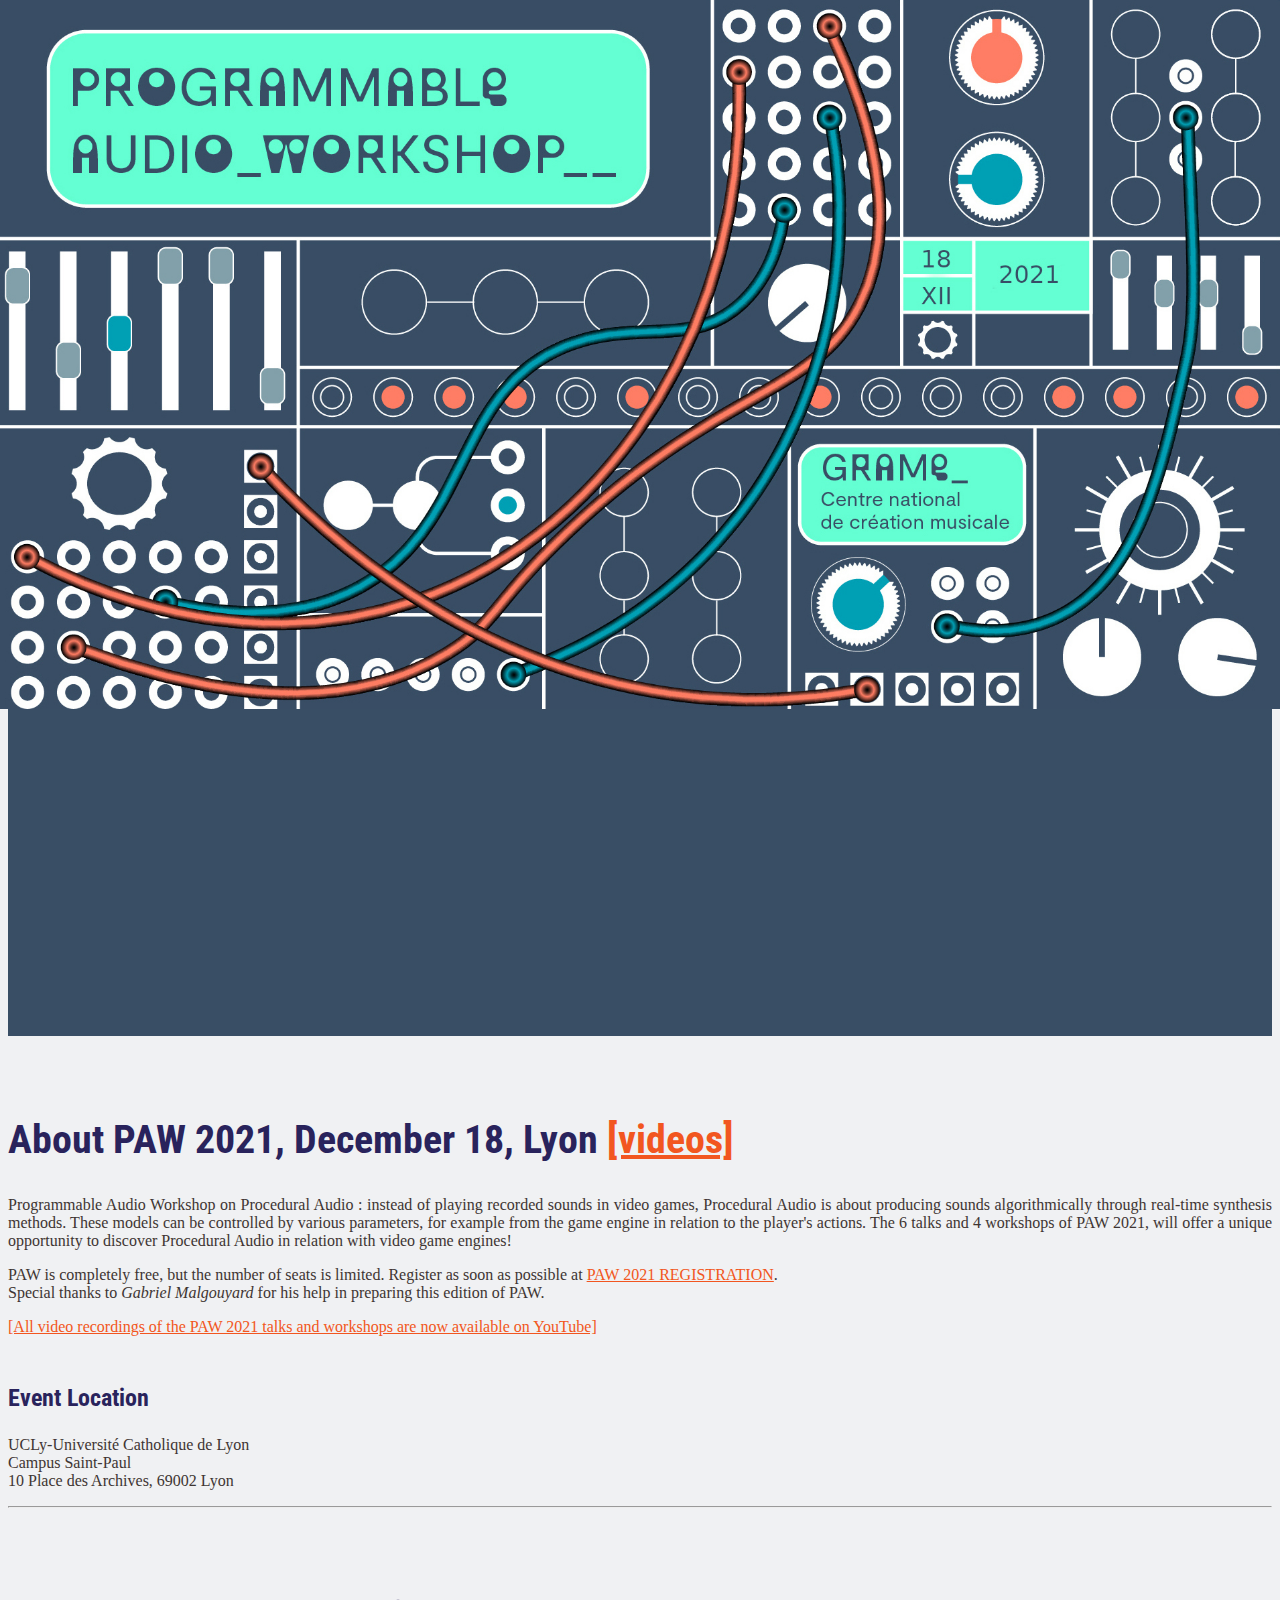
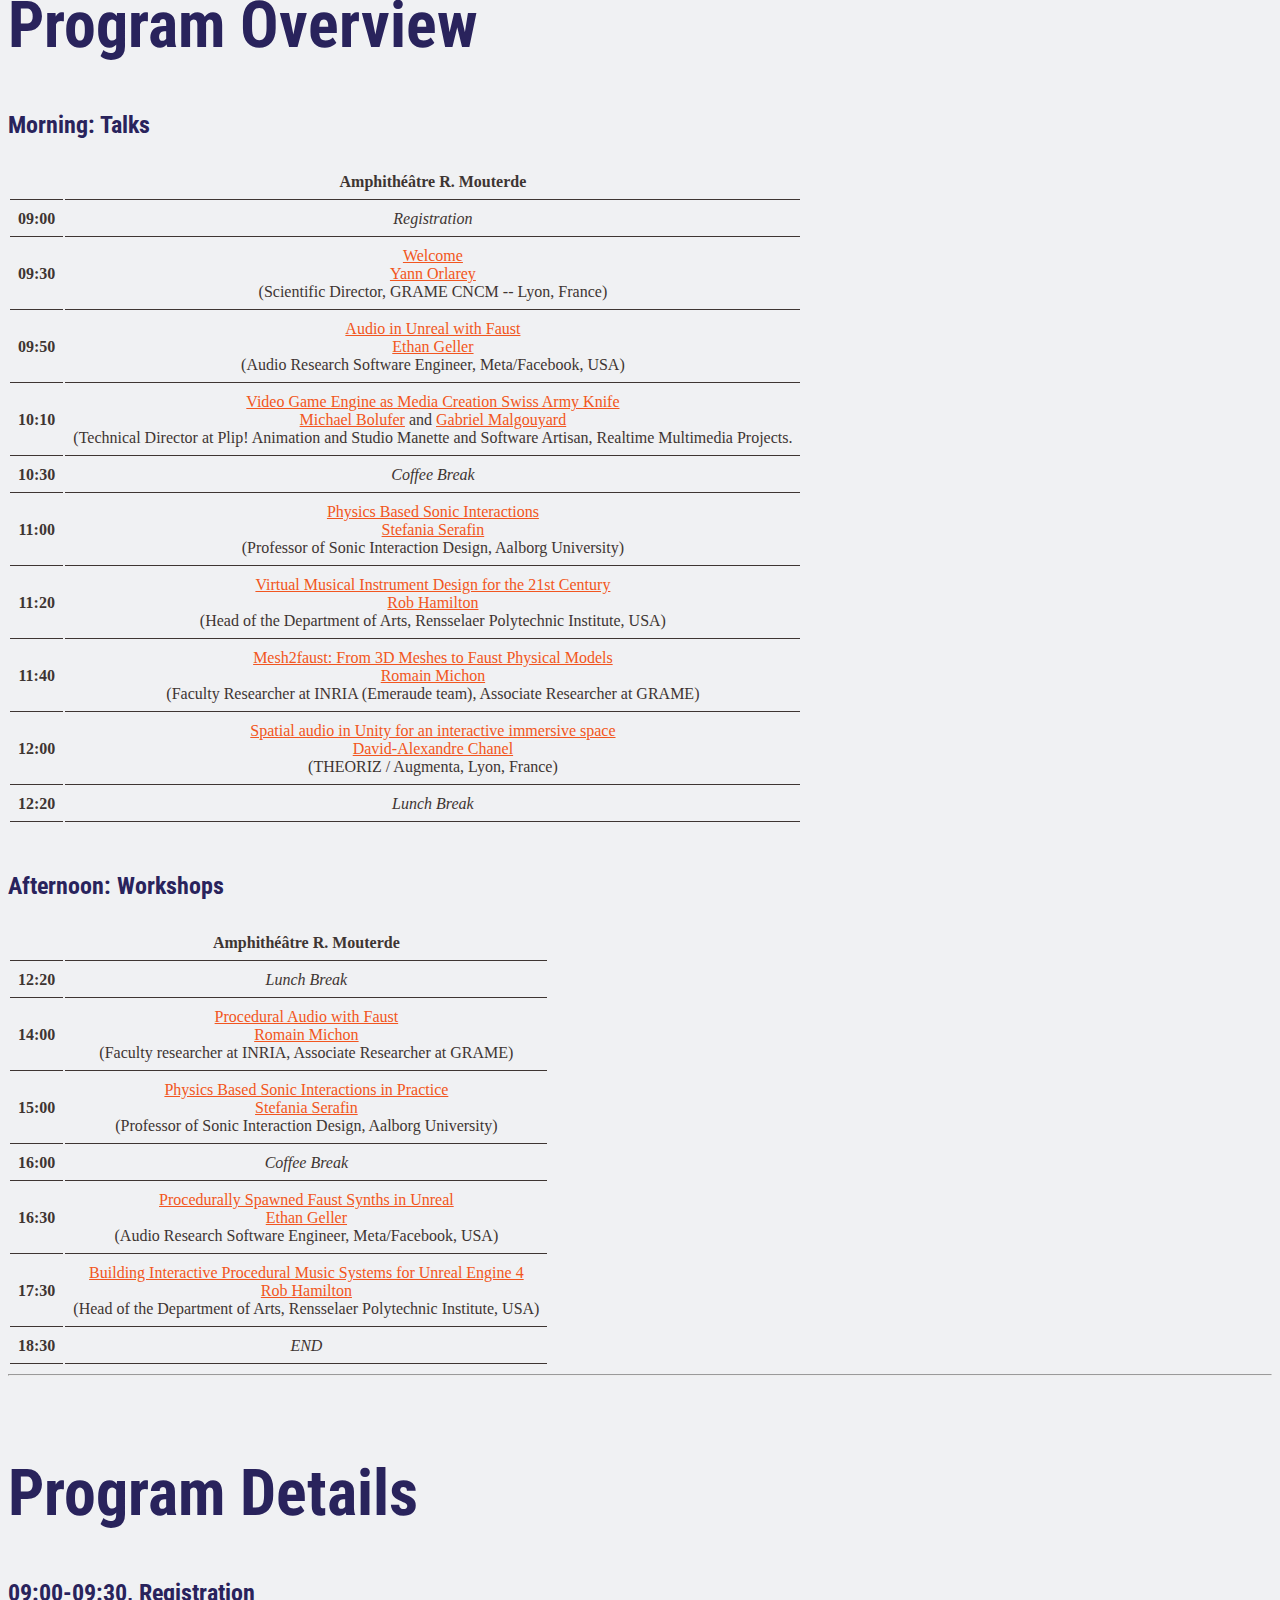
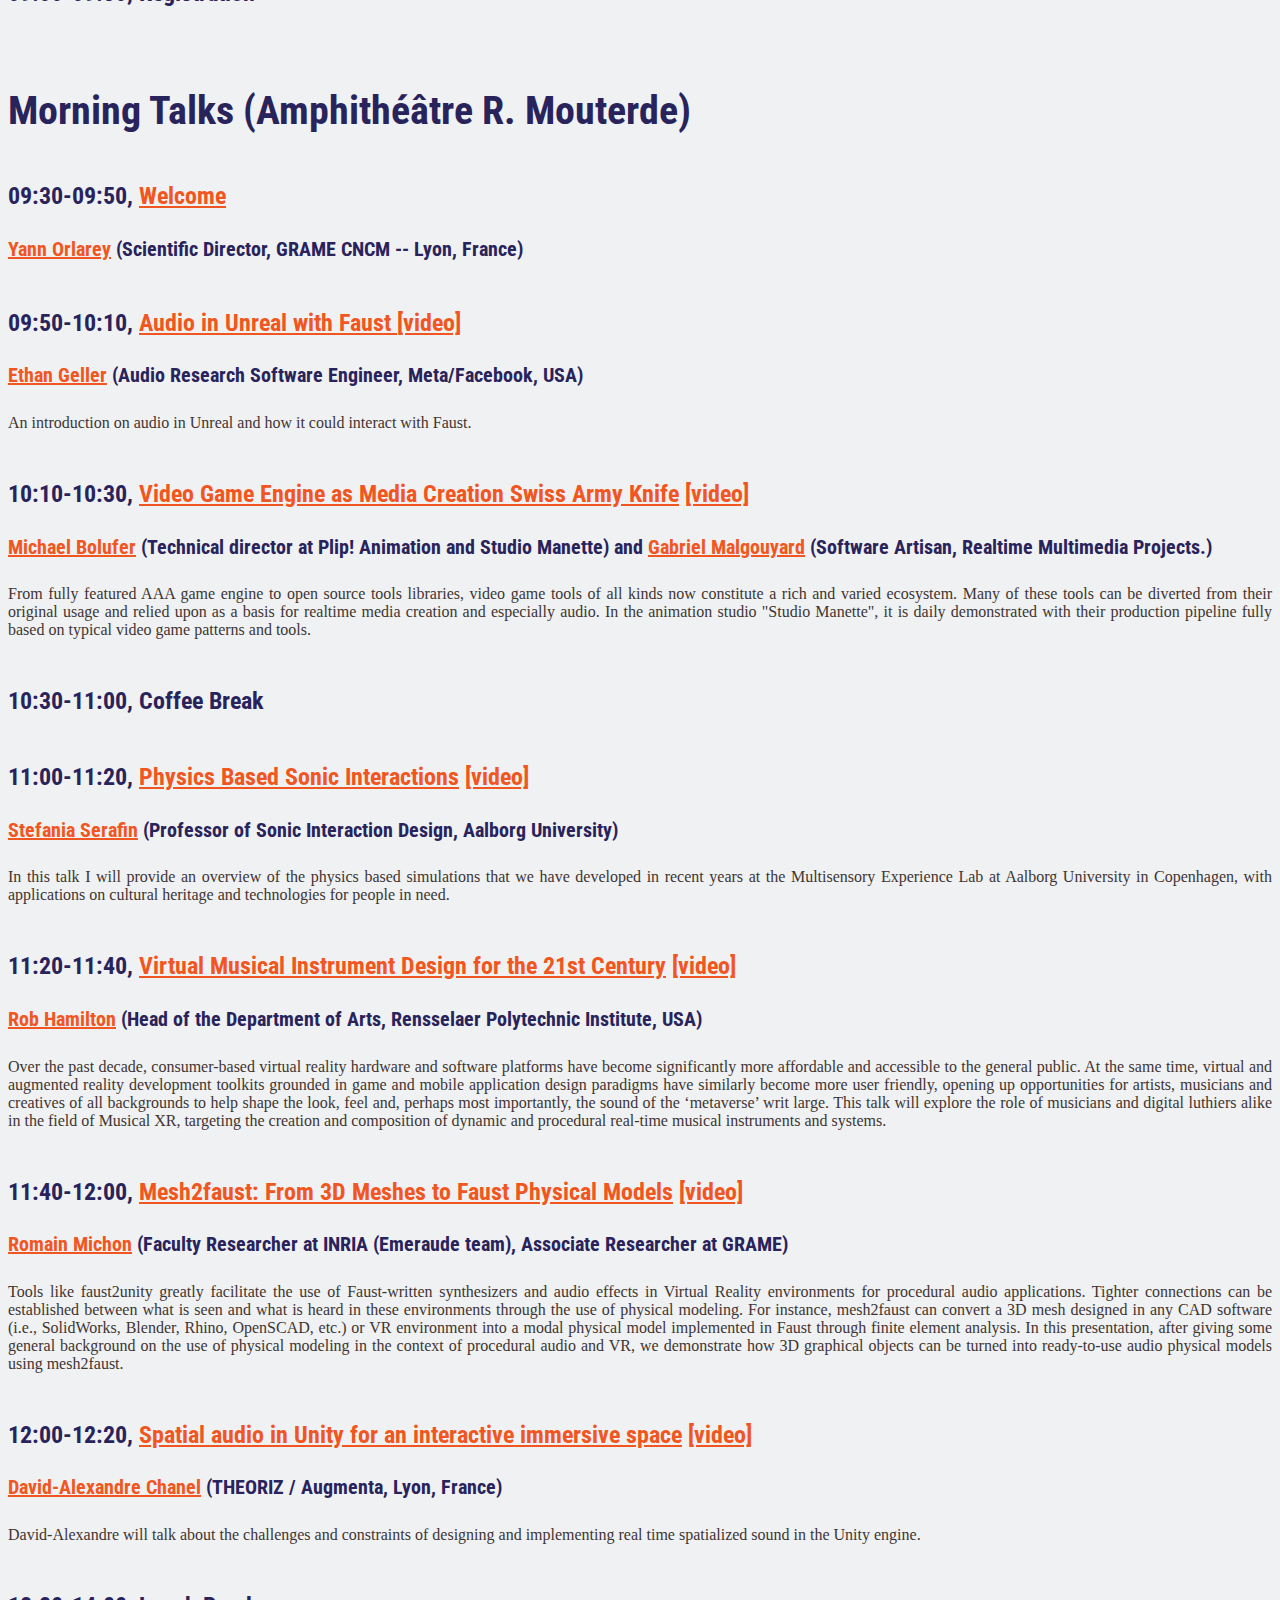
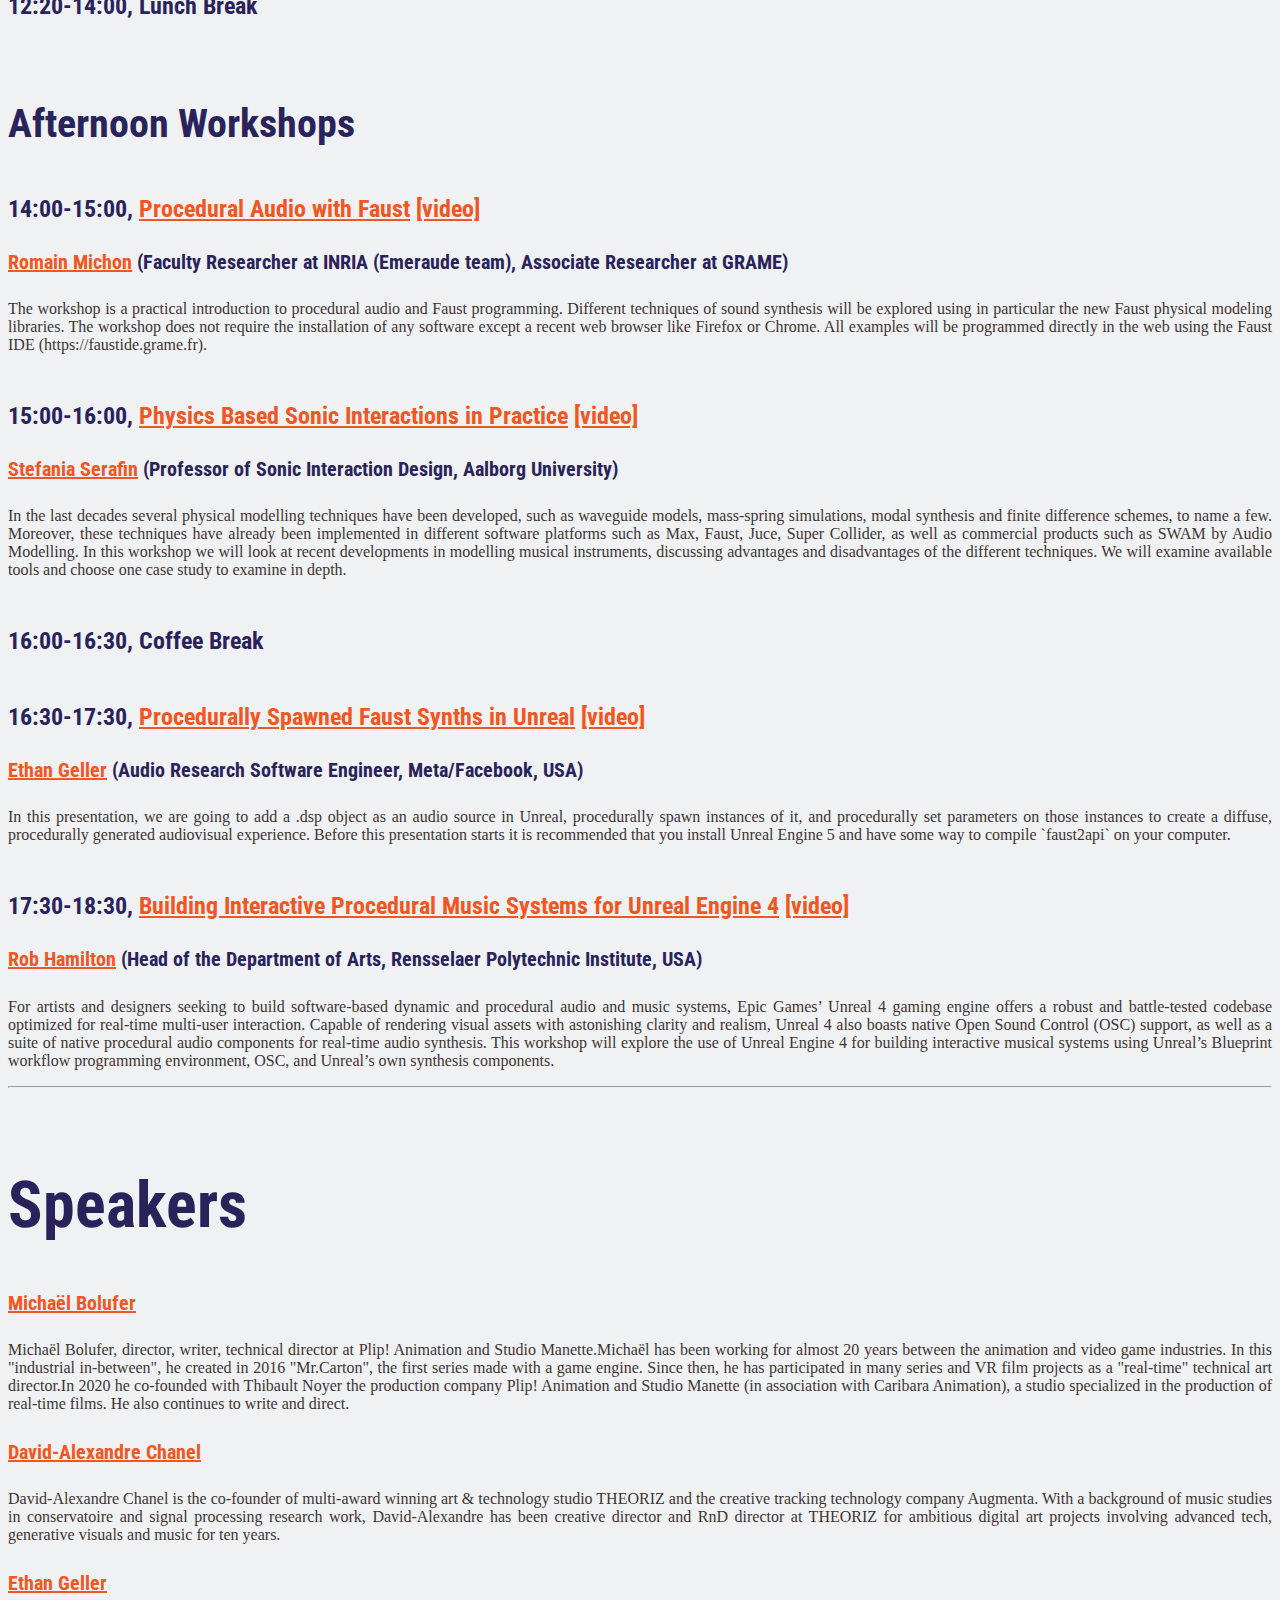
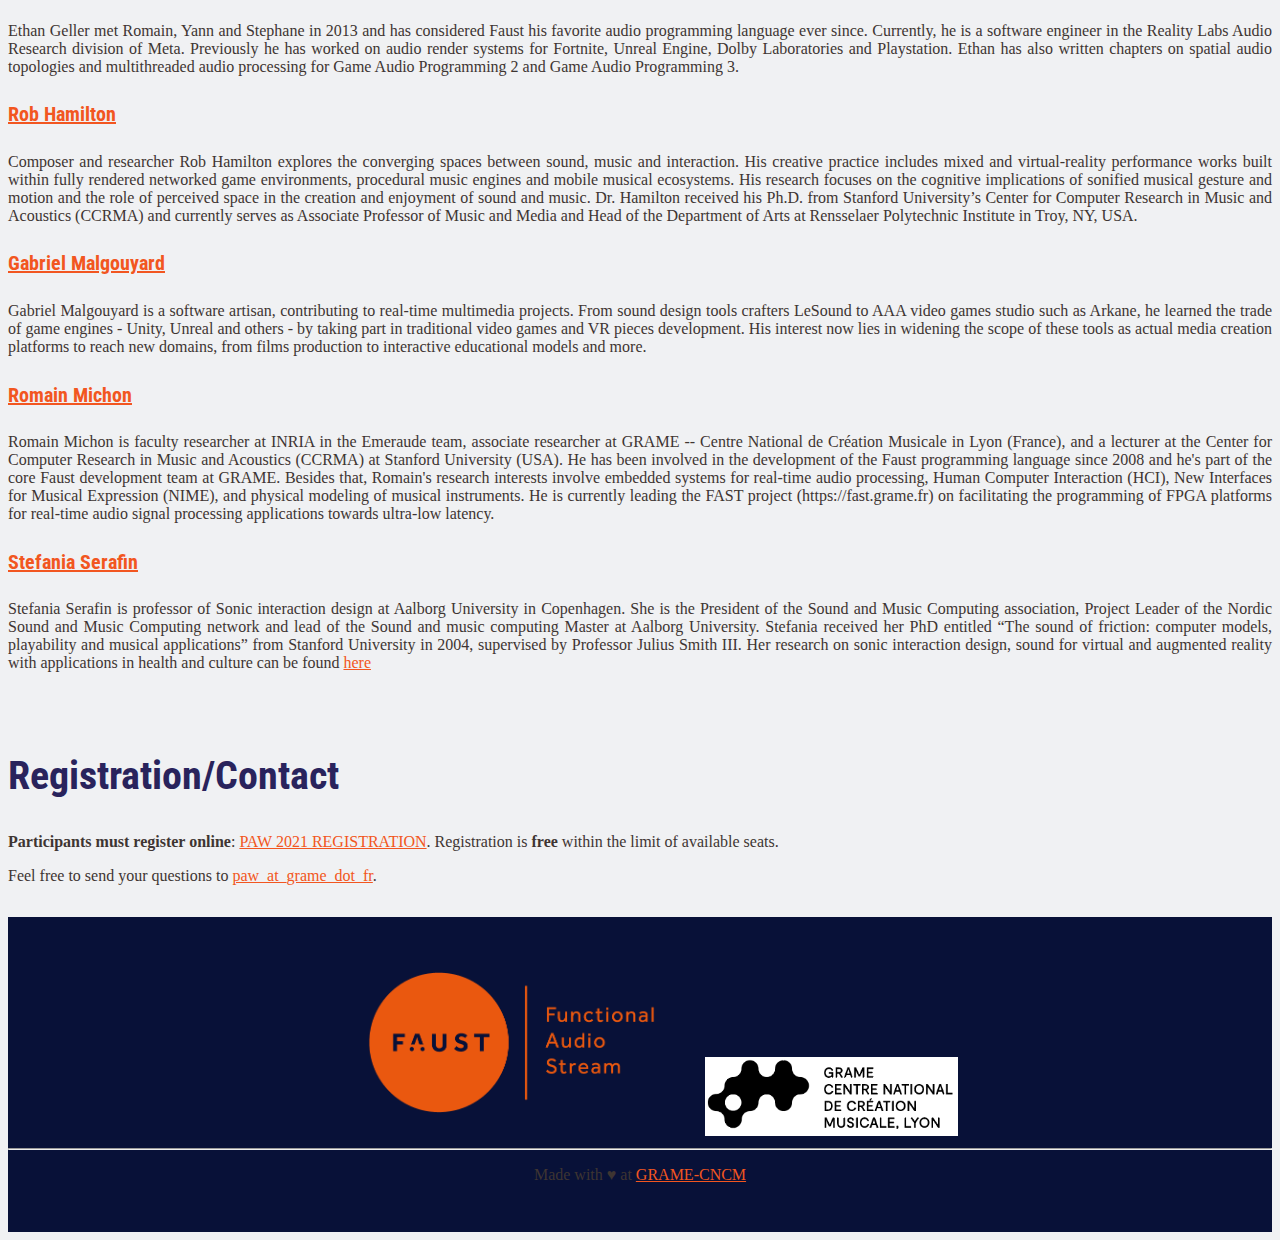
<file: docs/2021/index.html>
<!doctype html>
<html lang="en">

<head>
  <!-- Required meta tags -->
  <meta charset="utf-8">
  <meta name="viewport" content="width=device-width, initial-scale=1, shrink-to-fit=no">

  <!-- Bootstrap CSS -->
  <link rel="stylesheet" href="https://stackpath.bootstrapcdn.com/bootstrap/4.1.3/css/bootstrap.min.css"
    integrity="sha384-MCw98/SFnGE8fJT3GXwEOngsV7Zt27NXFoaoApmYm81iuXoPkFOJwJ8ERdknLPMO" crossorigin="anonymous">

  <link href="https://fonts.googleapis.com/css?family=Roboto|Roboto+Condensed&display=swap" rel="stylesheet">

  <link href="css/paw.css" rel="stylesheet">

  <title>Programmable Audio Workshop (PAW)</title>
</head>

<body>

  <header>
    <nav class="navbar navbar-expand-md navbar-dark fixed-top bg-dark">
      <a class="navbar-brand" href="#"><b>Programmable Audio Workshop</b></a>
      <button class="navbar-toggler" type="button" data-toggle="collapse" data-target="#navbarCollapse"
        aria-controls="navbarCollapse" aria-expanded="false" aria-label="Toggle navigation">
        <span class="navbar-toggler-icon"></span>
      </button>
      <div class="collapse navbar-collapse" id="navbarCollapse">
        <ul class="navbar-nav mr-auto">
          <li class="nav-item">
            <a class="nav-link" href="#about">About</a>
          </li>
          <li class="nav-item dropdown">
            <a data-toggle="dropdown" class="nav-link dropdown-toggle" href="">Program</a>
            <div class="dropdown-menu">
              <a class="dropdown-item" href="#program-overview">Overview</a>
              <a class="dropdown-item" href="#program-details">Details</a>
            </div>
          </li>
          <li class="nav-item">
            <a class="nav-link" href="#registration-contact">Registration/Contact</a>
          </li>
        </ul>
      </div>
    </nav>
  </header>

  <main role="main">

    <div id="myCarousel" class="carousel slide" data-ride="carousel">
      <div class="carousel-inner">
        <div class="carousel-item active">
          <img class="first-slide" src="img/banner.jpg" alt="First slide">
          <div class="container">
            <div class="carousel-caption">
              <a class="btn btn-lg btn-primary" href="#program-overview" role="button">See Program</a>
            </div>
          </div>
        </div>
        <!-- <div class="carousel-item">
          <img class="second-slide" src="img/paw1.jpg" alt="Second slide">
        </div> -->
      </div>
      <!--
      <a class="carousel-control-prev" href="#myCarousel" role="button" data-slide="prev">
        <span class="carousel-control-prev-icon" aria-hidden="true"></span>
        <span class="sr-only">Previous</span>
      </a>
      <a class="carousel-control-next" href="#myCarousel" role="button" data-slide="next">
        <span class="carousel-control-next-icon" aria-hidden="true"></span>
        <span class="sr-only">Next</span>
      </a>
    -->
    </div>


    <div class="container">
      <h2 id="about">About PAW 2021, December 18, Lyon <a
          href="https://www.youtube.com/playlist?list=PLwAe7sHp68Sk4t0kpYPh5tn0nZGO9wZb4">[videos]</a></h2>

      <p>Programmable Audio Workshop on Procedural Audio : instead of playing recorded sounds in video games, Procedural
        Audio is about producing sounds algorithmically through real-time synthesis methods. These models can be
        controlled by various parameters, for example from the game engine in relation to the player's actions. The 6
        talks and 4 workshops of PAW 2021, will offer a unique opportunity to discover Procedural Audio in relation with
        video game engines!</p>



      <p>PAW is completely free, but the number of seats is limited. Register as soon as possible at <a
          href="https://forms.gle/DPuoWut4PiF4FyKaA">PAW 2021
          REGISTRATION</a>. <br>
        Special thanks to <em>Gabriel Malgouyard</em> for his help in preparing this edition of PAW.
      </p>

      <p> <a href="https://www.youtube.com/playlist?list=PLwAe7sHp68Sk4t0kpYPh5tn0nZGO9wZb4">[All video recordings of
          the
          PAW 2021 talks and workshops are now available on YouTube]</a> </p>

      <h3>Event Location</h3>

      <p>UCLy-Université Catholique de Lyon<br>
        Campus Saint-Paul<br>
        10 Place des Archives, 69002 Lyon</p>

      <hr>

      <h1 id="program-overview">Program Overview</h1>

      <div class="row">

        <div class="col">
          <h3>Morning: Talks</h3>

          <table class="table">
            <tr>
              <td>
                <div class="time"></div>
              </td>
              <td><strong>Amphithéâtre R. Mouterde</strong></td>
            </tr>
            <tr>
              <td>
                <div class="time">09:00</div>
              </td>
              <td><em>Registration</em></td>
            </tr>
            <tr>
              <td>
                <div class="time">09:30</div>
              </td>
              <td><a href="#welcome">Welcome</a><br>
                <a href="#orlarey">Yann Orlarey</a><br>
                (Scientific Director, GRAME CNCM -- Lyon, France)
              </td>
            </tr>
            <tr>
              <td>
                <div class="time">09:50</div>
              </td>
              <td><a href="#ethantalk">Audio in Unreal with Faust</a>
                <br><a href="#ethanbio">Ethan Geller</a>
                <br>(Audio Research Software Engineer, Meta/Facebook, USA)
              </td>
            </tr>
            <tr>
              <td>
                <div class="time">10:10</div>
              </td>
              <td><a href="#michaeltalk">Video Game Engine as Media Creation Swiss Army Knife</a>
                <br><a href="#michaelbio">Michael Bolufer</a> and <a href="#gabrielbio">Gabriel Malgouyard</a>
                <br>(Technical Director at Plip! Animation and Studio Manette and Software Artisan, Realtime Multimedia
                Projects.

              </td>
            </tr>
            <tr>
              <td>
                <div class="time">10:30</div>
              </td>
              <td><em>Coffee Break</em></td>
            </tr>
            <tr>
              <td>
                <div class="time">11:00</div>
              </td>
              <td><a href="#stefaniatalk">Physics Based Sonic Interactions</a>
                <br><a href="#stefaniabio">Stefania Serafin</a>
                <br>(Professor of Sonic Interaction Design, Aalborg University)
              </td>
            </tr>
            <tr>
              <td>
                <div class="time">11:20</div>
              </td>
              <td><a href="#robtalk">Virtual Musical Instrument Design for the 21st Century</a>
                <br><a href="#robbio">Rob Hamilton</a>
                <br>(Head of the Department of Arts, Rensselaer Polytechnic Institute, USA)
              </td>
            </tr>
            <tr>
              <td>
                <div class="time">11:40</div>
              </td>
              <td><a href="#romaintalk">Mesh2faust: From 3D Meshes to Faust Physical Models</a>
                <br><a href="#romainbio">Romain Michon</a>
                <br>(Faculty Researcher at INRIA (Emeraude team), Associate Researcher at GRAME)
              </td>
            </tr>

            <tr>
              <td>
                <div class="time">12:00</div>
              </td>
              <td><a href="#davidtalk">Spatial audio in Unity for an interactive immersive space</a>
                <br><a href="#davidbio">David-Alexandre Chanel</a>
                <br>(THEORIZ / Augmenta, Lyon, France)
              </td>
            </tr>


            <tr>
              <td>
                <div class="time">12:20</div>
              </td>
              <td><em>Lunch Break</em></td>
            </tr>
          </table>
        </div>
        <div class="col">
          <h3>Afternoon: Workshops</h3>
          <table class="table">
            <tr>
              <td></td>
              <td><strong>Amphithéâtre R. Mouterde</strong></td>
            </tr>
            <tr>
              <td>
                <div class="time">12:20</div>
              </td>
              <td><em>Lunch Break</em></td>
            </tr>

            <tr>
              <td>
                <div class="time">14:00</div>
              </td>
              <td><a href="#romainworkshop">Procedural Audio with Faust</a>
                <br><a href="#romainbio">Romain Michon</a>
                <br>(Faculty researcher at INRIA, Associate Researcher at GRAME)
              </td>
            </tr>
            <tr>
              <td>
                <div class="time">15:00</div>
              </td>
              <td><a href="#stefaniaworkshop">Physics Based Sonic Interactions in Practice</a>
                <br><a href="#stefaniabio">Stefania Serafin</a>
                <br>(Professor of Sonic Interaction Design, Aalborg University)
              </td>
            </tr>
            <tr>
              <td>
                <div class="time">16:00</div>
              </td>
              <td><em>Coffee Break</em></td>

            </tr>
            <tr>
              <td>
                <div class="time">16:30</div>
              </td>
              <td><a href="#ethanworkshop">Procedurally Spawned Faust Synths in Unreal</a>
                <br><a href="#ethanbio">Ethan Geller</a>
                <br>(Audio Research Software Engineer, Meta/Facebook, USA)
              </td>
            </tr>
            <tr>
              <td>
                <div class="time">17:30</div>
              </td>
              <td><a href="#robworkshop">Building Interactive Procedural Music Systems for Unreal Engine 4</a>
                <br><a href="#robbio">Rob Hamilton</a>
                <br>(Head of the Department of Arts, Rensselaer Polytechnic Institute, USA)
              </td>
            </tr>
            <tr>
              <td>
                <div class="time">18:30</div>
              </td>
              <td><em>END</em></td>

            </tr>

          </table>

        </div>
      </div>

      <hr>

      <h1 id="program-details">Program Details</h1>

      <h3>09:00-09:30, Registration</h3>

      <h2>Morning Talks (Amphithéâtre R. Mouterde)</h2>

      <h3 id="welcome">09:30-09:50, <a href="">Welcome</a> </h3>
      <h4><a href="#Yann">Yann Orlarey</a> (Scientific Director, GRAME CNCM -- Lyon, France)</h4>



      <h3 id="ethantalk">09:50-10:10, <a href="">Audio in Unreal with Faust </a> <a
          href="https://www.youtube.com/watch?v=CsPUdRVMs_I&list=PLwAe7sHp68Sk4t0kpYPh5tn0nZGO9wZb4">[video]</a>
      </h3>
      <h4><a href="#ethanbio">Ethan Geller</a> (Audio Research Software Engineer, Meta/Facebook, USA)</h4>
      <p>An introduction on audio in Unreal and how it could interact with Faust.</p>




      <h3 id="michaeltalk">10:10-10:30, <a href="">Video Game Engine as Media Creation Swiss Army Knife</a> <a
          href="https://www.youtube.com/watch?v=3wj3byGO1Zg&list=PLwAe7sHp68Sk4t0kpYPh5tn0nZGO9wZb4&index=2">[video]</a>
      </h3>

      <h4><a href="#michaelbio">Michael Bolufer</a> (Technical director at Plip! Animation and Studio Manette) and <a
          href="#gabrielbio">Gabriel Malgouyard</a> (Software Artisan, Realtime Multimedia Projects.)</h4>

      <p>From fully featured AAA game engine to open source tools libraries, video game tools of all kinds now
        constitute
        a rich and varied ecosystem. Many of these tools can be diverted from their original usage and relied upon as a
        basis for realtime media creation and especially audio. In the animation studio "Studio Manette", it is
        daily demonstrated with their production pipeline fully based on typical video game patterns and tools.</p>


      <h3>10:30-11:00, Coffee Break</h3>


      <h3 id="stefaniatalk">11:00-11:20, <a href="">Physics Based Sonic Interactions</a> <a
          href="https://www.youtube.com/watch?v=D3ytM9vvx00&list=PLwAe7sHp68Sk4t0kpYPh5tn0nZGO9wZb4&index=3">[video]</a>
      </h3>

      <h4><a href="#stefaniabio">Stefania Serafin</a> (Professor of Sonic Interaction Design, Aalborg University)</h4>

      <p>In this talk I will provide an overview of the physics based simulations that we have developed in recent years
        at the Multisensory Experience Lab at Aalborg University in Copenhagen, with applications on cultural heritage
        and technologies for people in need.
      </p>

      <h3 id="robtalk">11:20-11:40, <a href="">Virtual Musical Instrument Design for the 21st Century</a> <a
          href="https://www.youtube.com/watch?v=tamTAXPLHK0&list=PLwAe7sHp68Sk4t0kpYPh5tn0nZGO9wZb4&index=4">[video]</a>
      </h3>

      <h4><a href="#robbio">Rob Hamilton</a> (Head of the Department of Arts, Rensselaer Polytechnic Institute, USA)
      </h4>

      <p>Over the past decade, consumer-based virtual reality hardware and software platforms have become significantly
        more
        affordable and accessible to the general public. At the same time, virtual and augmented reality development
        toolkits
        grounded in game and mobile application design paradigms have similarly become more user friendly, opening up
        opportunities for artists, musicians and creatives of all backgrounds to help shape the look, feel and, perhaps
        most
        importantly, the sound of the ‘metaverse’ writ large. This talk will explore the role of musicians and digital
        luthiers
        alike in the field of Musical XR, targeting the creation and composition of dynamic and procedural real-time
        musical
        instruments and systems.</p>


      <h3 id="romaintalk">11:40-12:00, <a href="">Mesh2faust: From 3D Meshes to Faust Physical Models</a> <a
          href="https://www.youtube.com/watch?v=kB8lhlLRD3o&list=PLwAe7sHp68Sk4t0kpYPh5tn0nZGO9wZb4&index=5">[video]</a>
      </h3>

      <h4><a href="#romainbio">Romain Michon</a> (Faculty Researcher at INRIA (Emeraude team), Associate Researcher at
        GRAME)
      </h4>

      <p>Tools like faust2unity greatly facilitate the use of Faust-written synthesizers and audio effects in Virtual
        Reality environments for procedural audio applications. Tighter connections can be established between what is
        seen and what is heard in these environments through the use of physical modeling. For instance, mesh2faust can
        convert a 3D mesh designed in any CAD software (i.e., SolidWorks, Blender, Rhino, OpenSCAD, etc.) or VR
        environment into a modal physical model implemented in Faust through finite element analysis. In this
        presentation, after giving some general background on the use of physical modeling in the context of procedural
        audio and VR, we demonstrate how 3D graphical objects can be turned into ready-to-use audio physical models
        using mesh2faust.
      </p>


      <h3 id="davidtalk">12:00-12:20, <a href="">Spatial audio in Unity for an interactive immersive space</a> <a
          href="https://www.youtube.com/watch?v=75obOEZc6MA&list=PLwAe7sHp68Sk4t0kpYPh5tn0nZGO9wZb4&index=6">[video]</a>
      </h3>
      <h4><a href="#davidbio">David-Alexandre Chanel</a> (THEORIZ / Augmenta, Lyon, France)</h4>
      <p>
        David-Alexandre will talk about the challenges and constraints of designing and implementing real time
        spatialized sound in the Unity engine.
      </p>

      <h3>12:20-14:00, Lunch Break</h3>

      <h2>Afternoon Workshops</h2>

      <h3 id="romainworkshop">14:00-15:00, <a href="#romainworkshop">Procedural Audio with Faust</a> <a
          href="https://www.youtube.com/watch?v=XKEhSgdnE4o&list=PLwAe7sHp68Sk4t0kpYPh5tn0nZGO9wZb4&index=7">[video]</a>
      </h3>

      <h4><a href="#romainbio">Romain Michon</a> (Faculty Researcher at INRIA (Emeraude team), Associate Researcher at
        GRAME)</h4>

      <p>The workshop is a practical introduction to procedural audio and Faust programming. Different techniques of
        sound synthesis will be explored using in particular the new Faust physical modeling libraries. The workshop
        does not require the installation of any software except a recent web browser like Firefox or Chrome. All
        examples will be programmed directly in the web using the Faust IDE (https://faustide.grame.fr).</p>



      <h3 id="stefaniaworkshop">15:00-16:00, <a href="#stefaniaworkshop">Physics Based Sonic Interactions in
          Practice</a> <a
          href="https://www.youtube.com/watch?v=_eFMg8CGNQA&list=PLwAe7sHp68Sk4t0kpYPh5tn0nZGO9wZb4&index=8">[video]</a>
      </h3>

      <h4><a href="#stefaniabio">Stefania Serafin</a> (Professor of Sonic Interaction Design, Aalborg University)</h4>

      <p>In the last decades several physical modelling techniques have been developed, such as waveguide models,
        mass-spring simulations, modal synthesis and finite difference schemes, to name a few. Moreover, these
        techniques have already been implemented in different software platforms such as Max, Faust, Juce, Super
        Collider, as well as commercial products such as SWAM by Audio Modelling. In this workshop we will look at
        recent developments in modelling musical instruments, discussing advantages and disadvantages of the different
        techniques. We will examine available tools and choose one case study to examine in depth.</p>

      <h3>16:00-16:30, Coffee Break</h3>

      <h3 id="ethanworkshop">16:30-17:30, <a href="#ethanworkshop">Procedurally Spawned Faust Synths in Unreal</a> <a
          href="https://www.youtube.com/watch?v=2TlXPlECzwM&list=PLwAe7sHp68Sk4t0kpYPh5tn0nZGO9wZb4&index=9">[video]</a>
      </h3>

      <h4><a href="#ethanbio">Ethan Geller</a> (Audio Research Software Engineer, Meta/Facebook, USA)</h4>

      <p>
        In this presentation, we are going to add a .dsp object as an audio source in Unreal, procedurally spawn
        instances of
        it, and procedurally set parameters on those instances to create a diffuse, procedurally generated audiovisual
        experience. Before this presentation starts it is recommended that you install Unreal Engine 5 and have some way
        to
        compile `faust2api` on your computer.
      </p>


      <h3 id="robworkshop">17:30-18:30, <a href="#robworkshop">Building Interactive Procedural Music Systems for Unreal
          Engine 4</a> <a
          href="https://www.youtube.com/watch?v=7y9ouSVyWK4&list=PLwAe7sHp68Sk4t0kpYPh5tn0nZGO9wZb4&index=10">[video]</a>
      </h3>

      <h4><a href="#robbio">Rob Hamilton</a> (Head of the Department of Arts, Rensselaer Polytechnic Institute, USA)
      </h4>

      <p>For artists and designers seeking to build software-based dynamic and procedural audio and music systems, Epic
        Games’ Unreal 4 gaming engine offers a robust and battle-tested codebase optimized for real-time multi-user
        interaction. Capable of rendering visual assets with astonishing clarity and realism, Unreal 4 also boasts
        native Open Sound Control (OSC) support, as well as a suite of native procedural audio components for real-time
        audio synthesis. This workshop will explore the use of Unreal Engine 4 for building interactive musical systems
        using Unreal’s Blueprint workflow programming environment, OSC, and Unreal’s own synthesis components.</p>


      <hr>


      <h1 id="Speakers">Speakers</h1>

      <h4 id="michaelbio"><a href="#michaelbio">Michaël Bolufer</a></h4>
      <p>Michaël Bolufer, director, writer, technical director at Plip! Animation and Studio Manette.Michaël has been
        working for almost 20 years between the animation and video game industries. In this "industrial in-between", he
        created in 2016 "Mr.Carton", the first series made with a game engine. Since then, he has participated in many
        series and VR film projects as a "real-time" technical art director.In 2020 he co-founded with Thibault Noyer
        the production company Plip! Animation and Studio Manette (in association with Caribara Animation), a studio
        specialized in the production of real-time films. He also continues to write and direct.</p>

      <h4 id="davidbio"><a href="#davidbio">David-Alexandre Chanel</a></h4>
      <p>David-Alexandre Chanel is the co-founder of multi-award winning art & technology studio THEORIZ and the
        creative tracking technology company Augmenta. With a background of music studies in conservatoire and signal
        processing research work, David-Alexandre has been creative director and RnD director at THEORIZ for ambitious
        digital art projects involving advanced tech, generative visuals and music for ten years.</p>

      <h4 id="ethanbio"><a href="#ethanbio">Ethan Geller</a></h4>
      <p>Ethan Geller met Romain, Yann and Stephane in 2013 and has considered Faust his favorite audio programming
        language
        ever since. Currently, he is a software engineer in the Reality Labs Audio Research division of Meta. Previously
        he has
        worked on audio render systems for Fortnite, Unreal Engine, Dolby Laboratories and Playstation. Ethan has also
        written
        chapters on spatial audio topologies and multithreaded audio processing for Game Audio Programming 2 and Game
        Audio
        Programming 3.</p>

      <h4 id="robbio"><a href="#bobbio">Rob Hamilton</a></h4>
      <p>Composer and researcher Rob Hamilton explores the converging spaces between sound, music and interaction. His
        creative practice includes mixed and virtual-reality performance works built within fully rendered networked
        game environments, procedural music engines and mobile musical ecosystems. His research focuses on the cognitive
        implications of sonified musical gesture and motion and the role of perceived space in the creation and
        enjoyment of sound and music. Dr. Hamilton received his Ph.D. from Stanford University’s Center for Computer
        Research in Music and Acoustics (CCRMA) and currently serves as Associate Professor of Music and Media and Head
        of the Department of Arts at Rensselaer Polytechnic Institute in Troy, NY, USA.</p>

      <h4 id="gabrielbio"><a href="#gabrielbio">Gabriel Malgouyard</a></h4>

      <p>Gabriel Malgouyard is a software artisan, contributing to real-time multimedia projects. From sound design
        tools
        crafters LeSound to AAA video games studio such as Arkane, he learned the trade of game engines - Unity, Unreal
        and
        others - by taking part in traditional video games and VR pieces development.
        His interest now lies in widening the scope of these tools as actual media creation platforms to reach new
        domains, from
        films production to interactive educational models and more.</p>

      <h4 id="romainbio"><a href="#romainbio">Romain Michon</a></h4>
      <p>Romain Michon is faculty researcher at INRIA in the Emeraude team, associate researcher at GRAME -- Centre
        National de Création Musicale in Lyon (France), and a lecturer at the Center for Computer Research in Music and
        Acoustics (CCRMA) at Stanford University (USA). He has been involved in the development of the Faust programming
        language since 2008 and he's part of the core Faust development team at GRAME. Besides that, Romain's research
        interests involve embedded systems for real-time audio processing, Human Computer Interaction (HCI), New
        Interfaces for Musical Expression (NIME), and physical modeling of musical instruments. He is currently leading
        the FAST project (https://fast.grame.fr) on facilitating the programming of FPGA platforms for real-time audio
        signal processing applications towards ultra-low latency.</p>

      <h4 id="stefaniabio"><a href="#stefaniabio">Stefania Serafin</a></h4>
      <p>Stefania Serafin is professor of Sonic interaction design at Aalborg University in Copenhagen. She is the
        President of the Sound and Music Computing association, Project Leader of the Nordic Sound and Music Computing
        network and lead of the Sound and music computing Master at Aalborg University. Stefania received her PhD
        entitled “The sound of friction: computer models, playability and musical applications” from Stanford University
        in 2004, supervised by Professor Julius Smith III. Her research on sonic interaction design, sound for virtual
        and augmented reality with applications in health and culture can be found <a
          href="https://tinyurl.com/35wjk3jn">here</a>
      </p>

      <h2 id="registration-contact">Registration/Contact</h2>
      <p><b>Participants must register online</b>: <a href="https://forms.gle/DPuoWut4PiF4FyKaA">PAW 2021
          REGISTRATION</a>. Registration
        is <b>free</b> within the limit of available seats.</p>
      <p>Feel free to send your questions to <a href="#">paw_at_grame_dot_fr</a>.</p>
    </div>

    <footer class="footer">
      <div class="container footer-content">
        <div id="logos" class="logos">
          <a href="https://faust.grame.fr"><img src=img/logoFaust.png width=30%></a>
          <a href="http://grame.fr"><img src=img/logoGrame.png width=20%></a>
        </div>
        <div class="copyright">
          <hr>
          <p style="text-align:center;">Made with ♥ at <a href="http://grame.fr ">GRAME-CNCM</a></p>
        </div>
      </div>
    </footer>

  </main>

  <!-- Optional JavaScript -->
  <!-- jQuery first, then Popper.js, then Bootstrap JS -->
  <script src="https://code.jquery.com/jquery-3.3.1.slim.min.js"
    integrity="sha384-q8i/X+965DzO0rT7abK41JStQIAqVgRVzpbzo5smXKp4YfRvH+8abtTE1Pi6jizo"
    crossorigin="anonymous"></script>
  <script src="https://cdnjs.cloudflare.com/ajax/libs/popper.js/1.14.3/umd/popper.min.js"
    integrity="sha384-ZMP7rVo3mIykV+2+9J3UJ46jBk0WLaUAdn689aCwoqbBJiSnjAK/l8WvCWPIPm49"
    crossorigin="anonymous"></script>
  <script src="https://stackpath.bootstrapcdn.com/bootstrap/4.1.3/js/bootstrap.min.js"
    integrity="sha384-ChfqqxuZUCnJSK3+MXmPNIyE6ZbWh2IMqE241rYiqJxyMiZ6OW/JmZQ5stwEULTy"
    crossorigin="anonymous"></script>
</body>

</html>
</file>
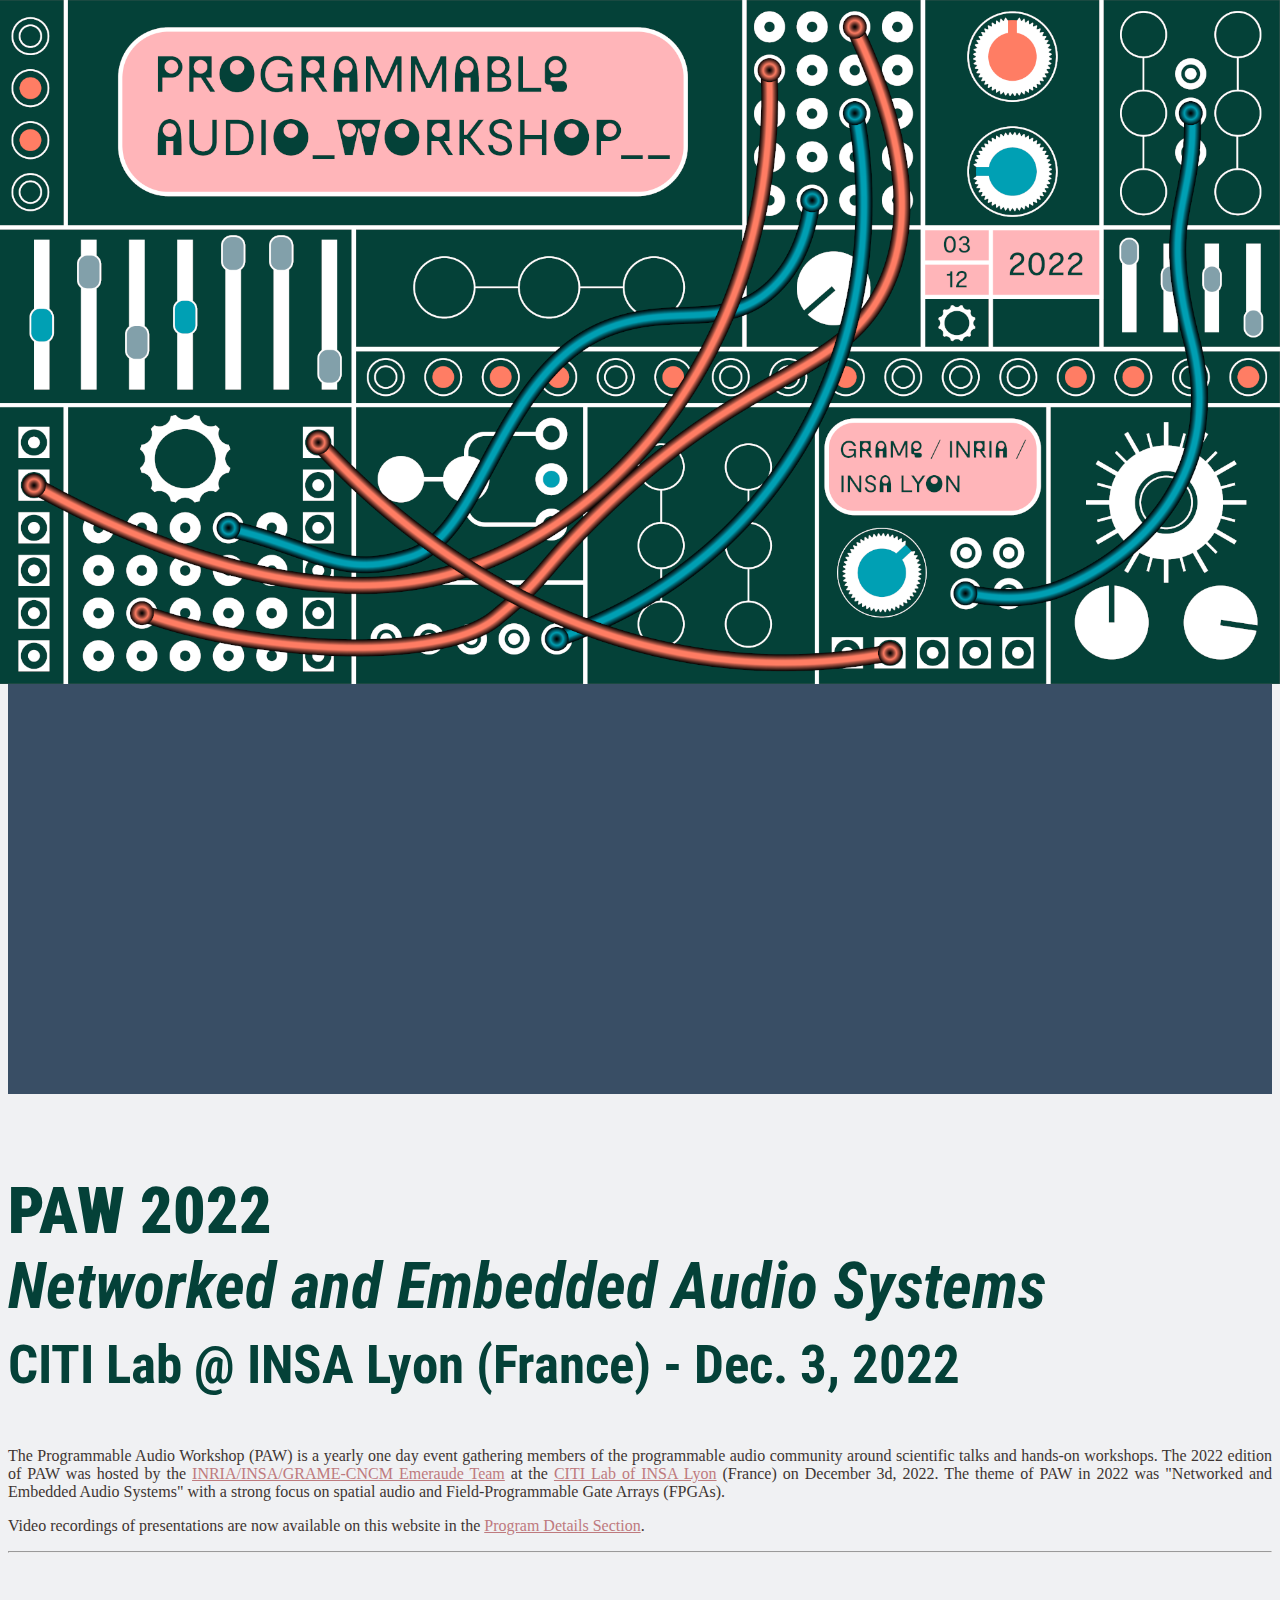
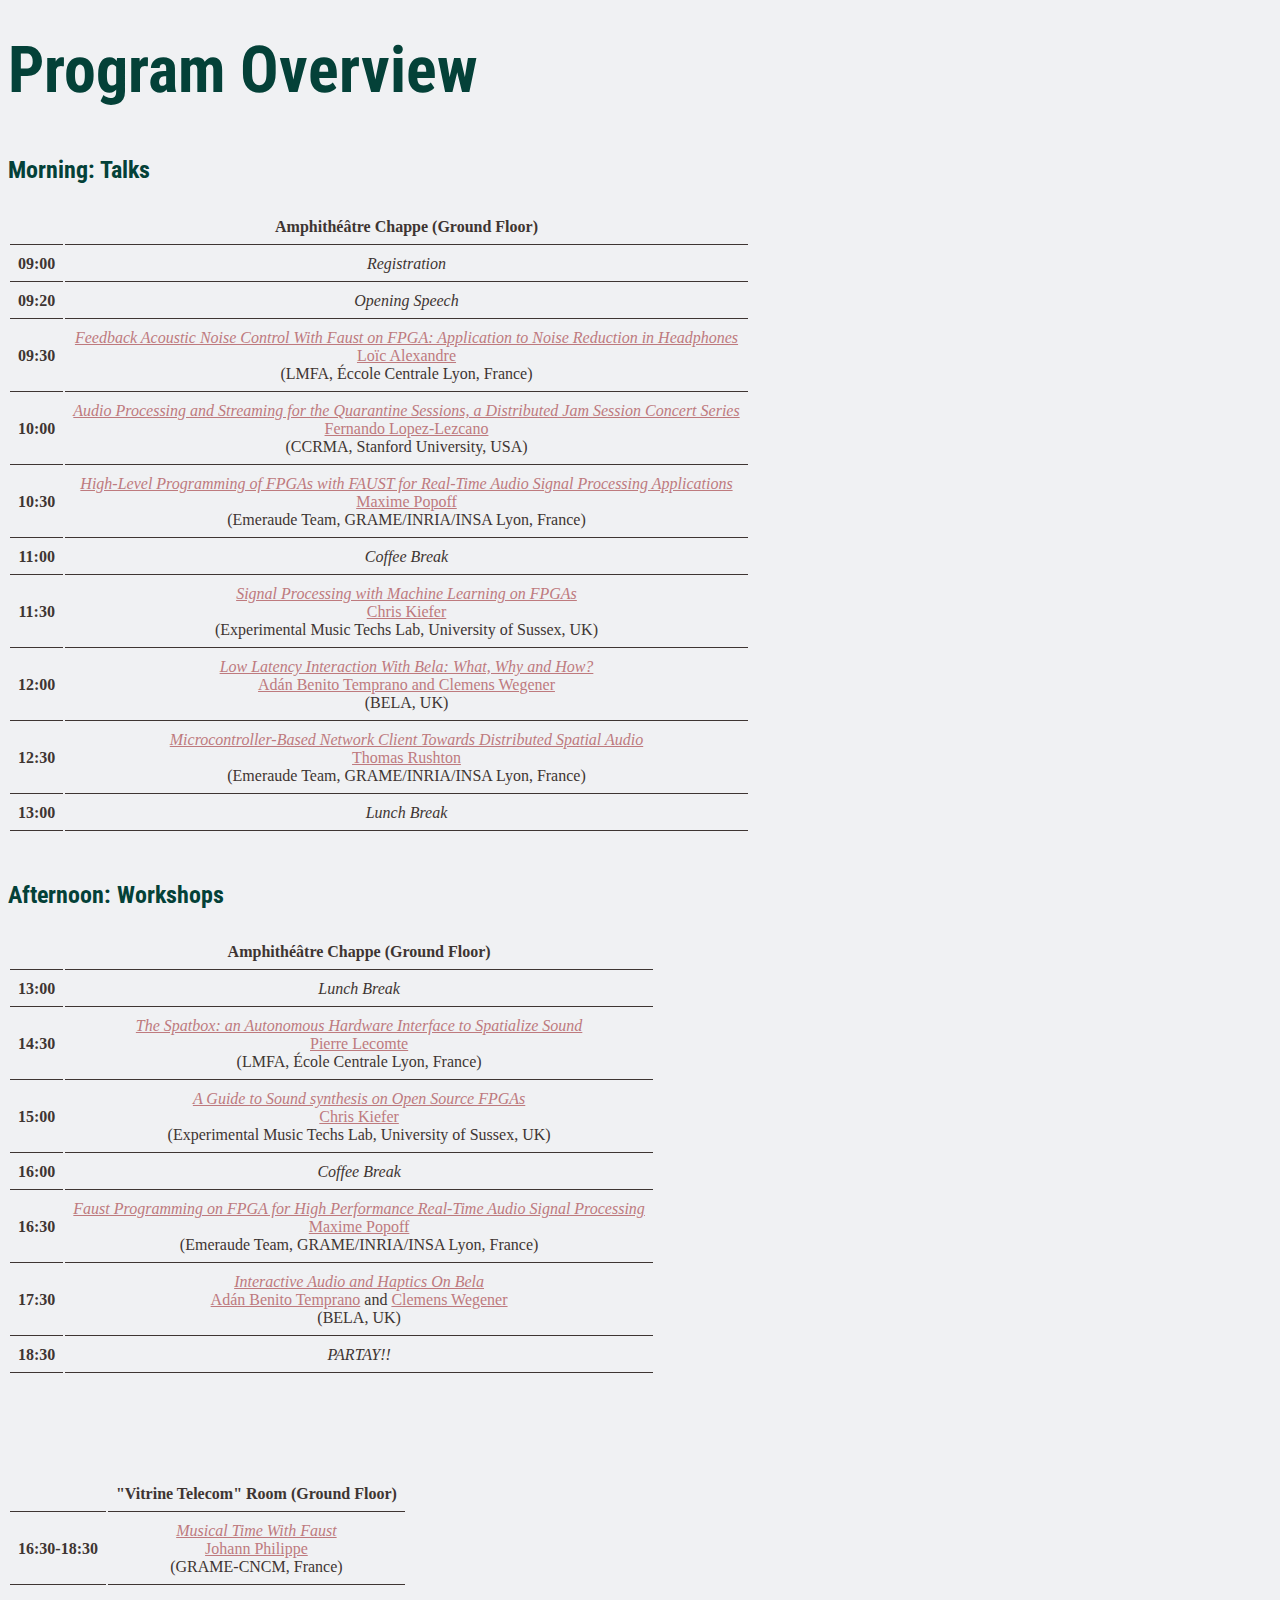
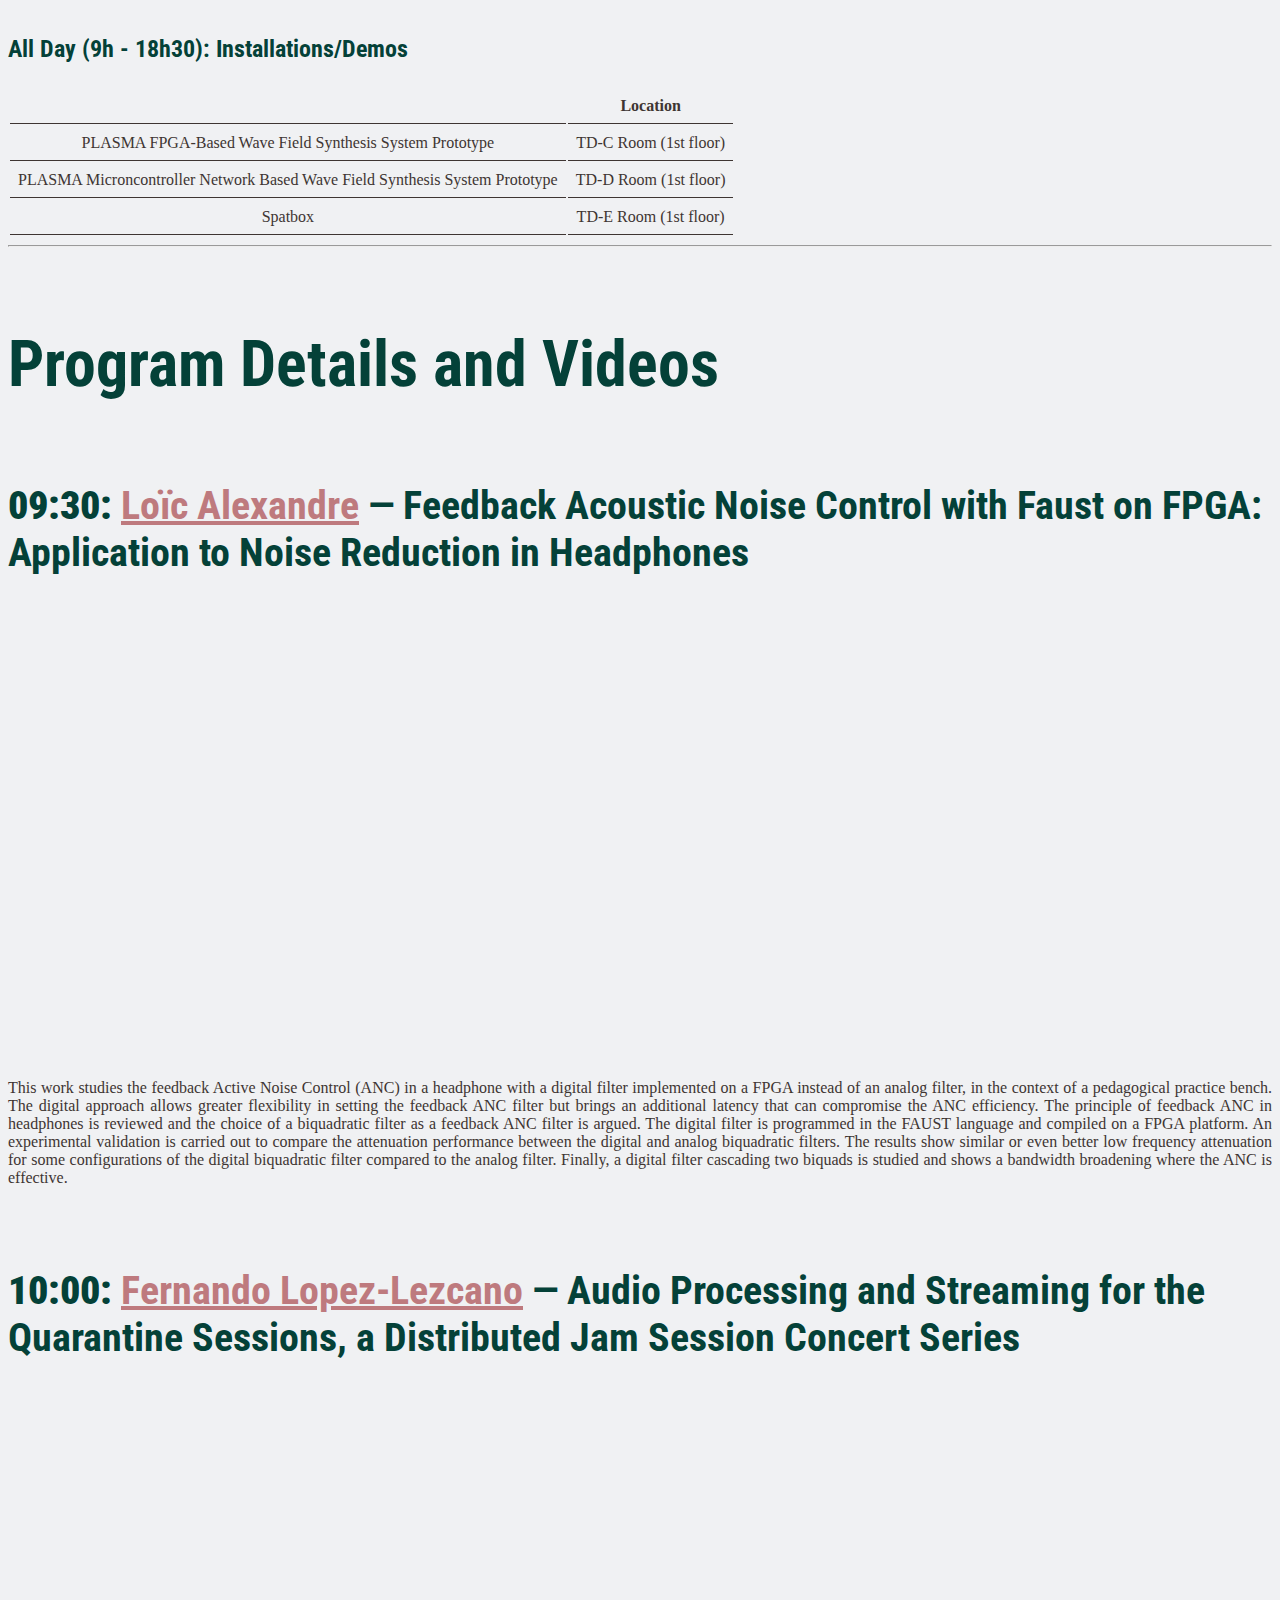
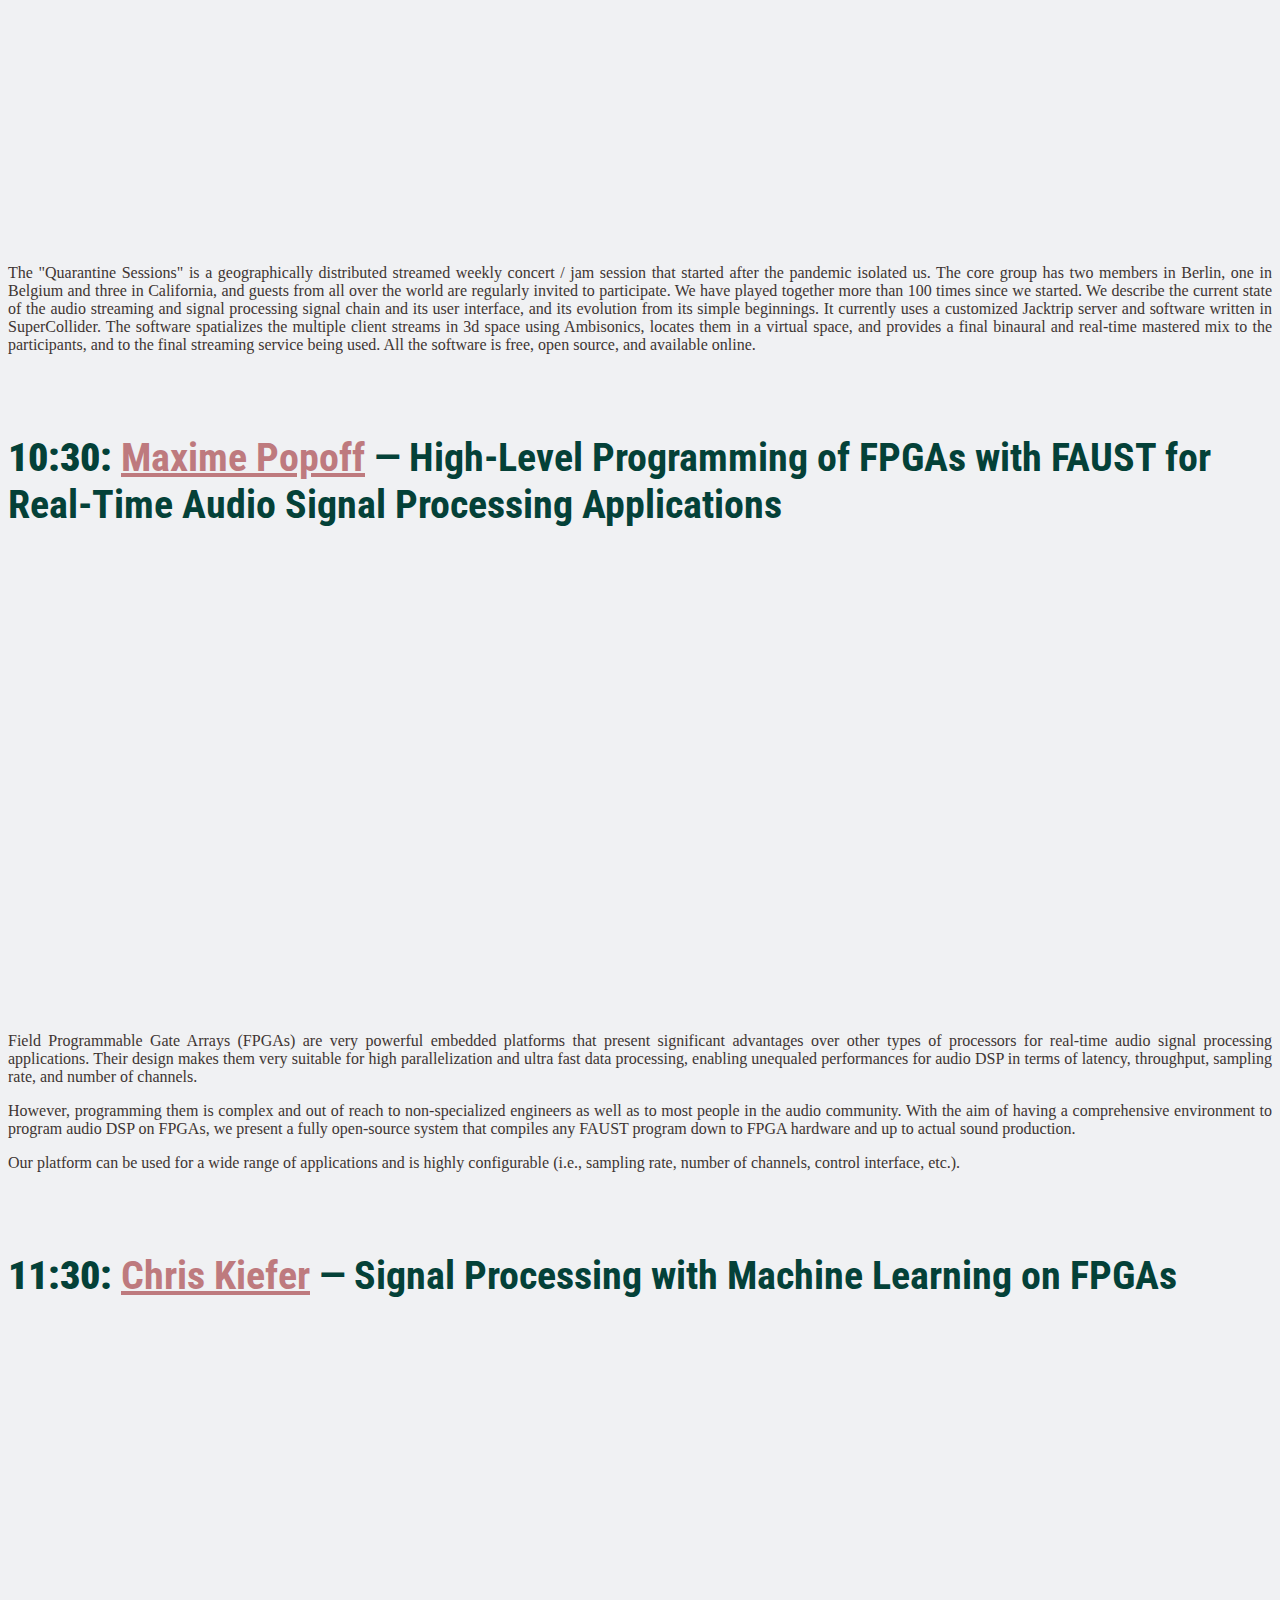
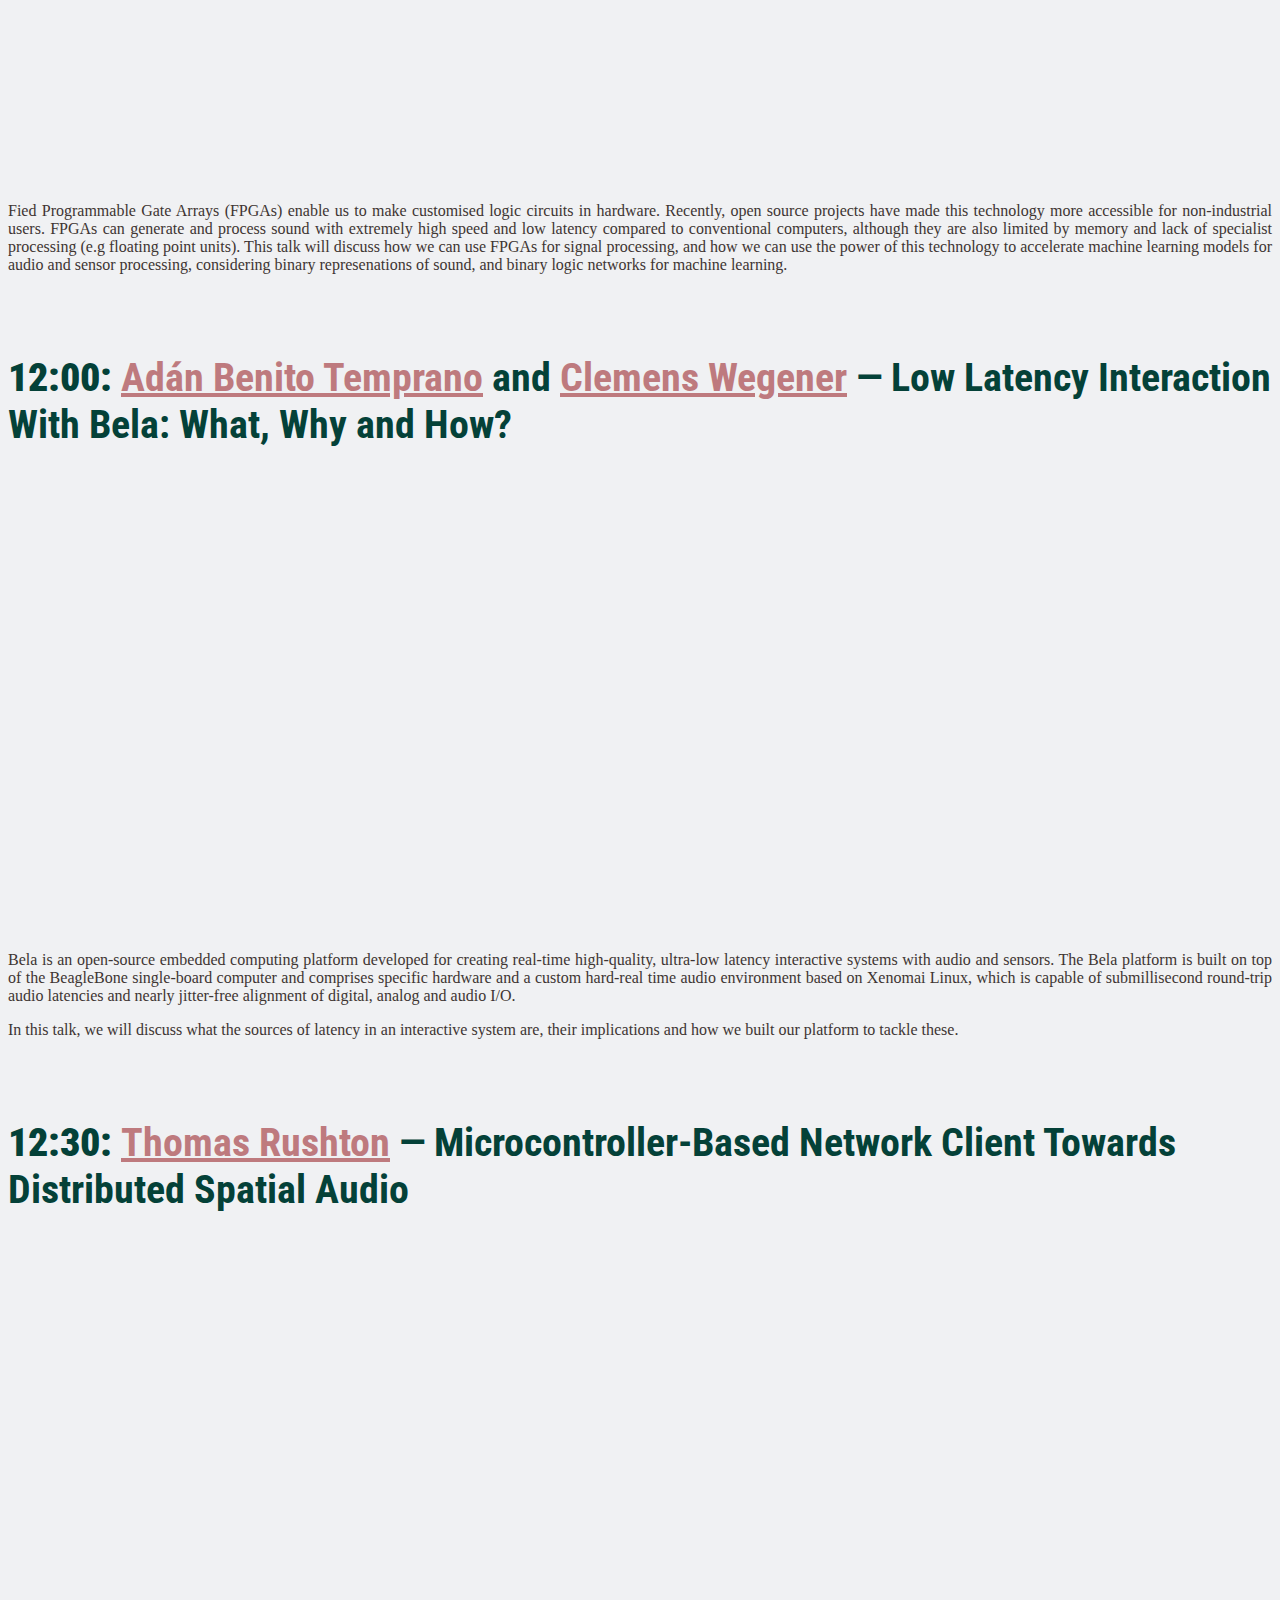
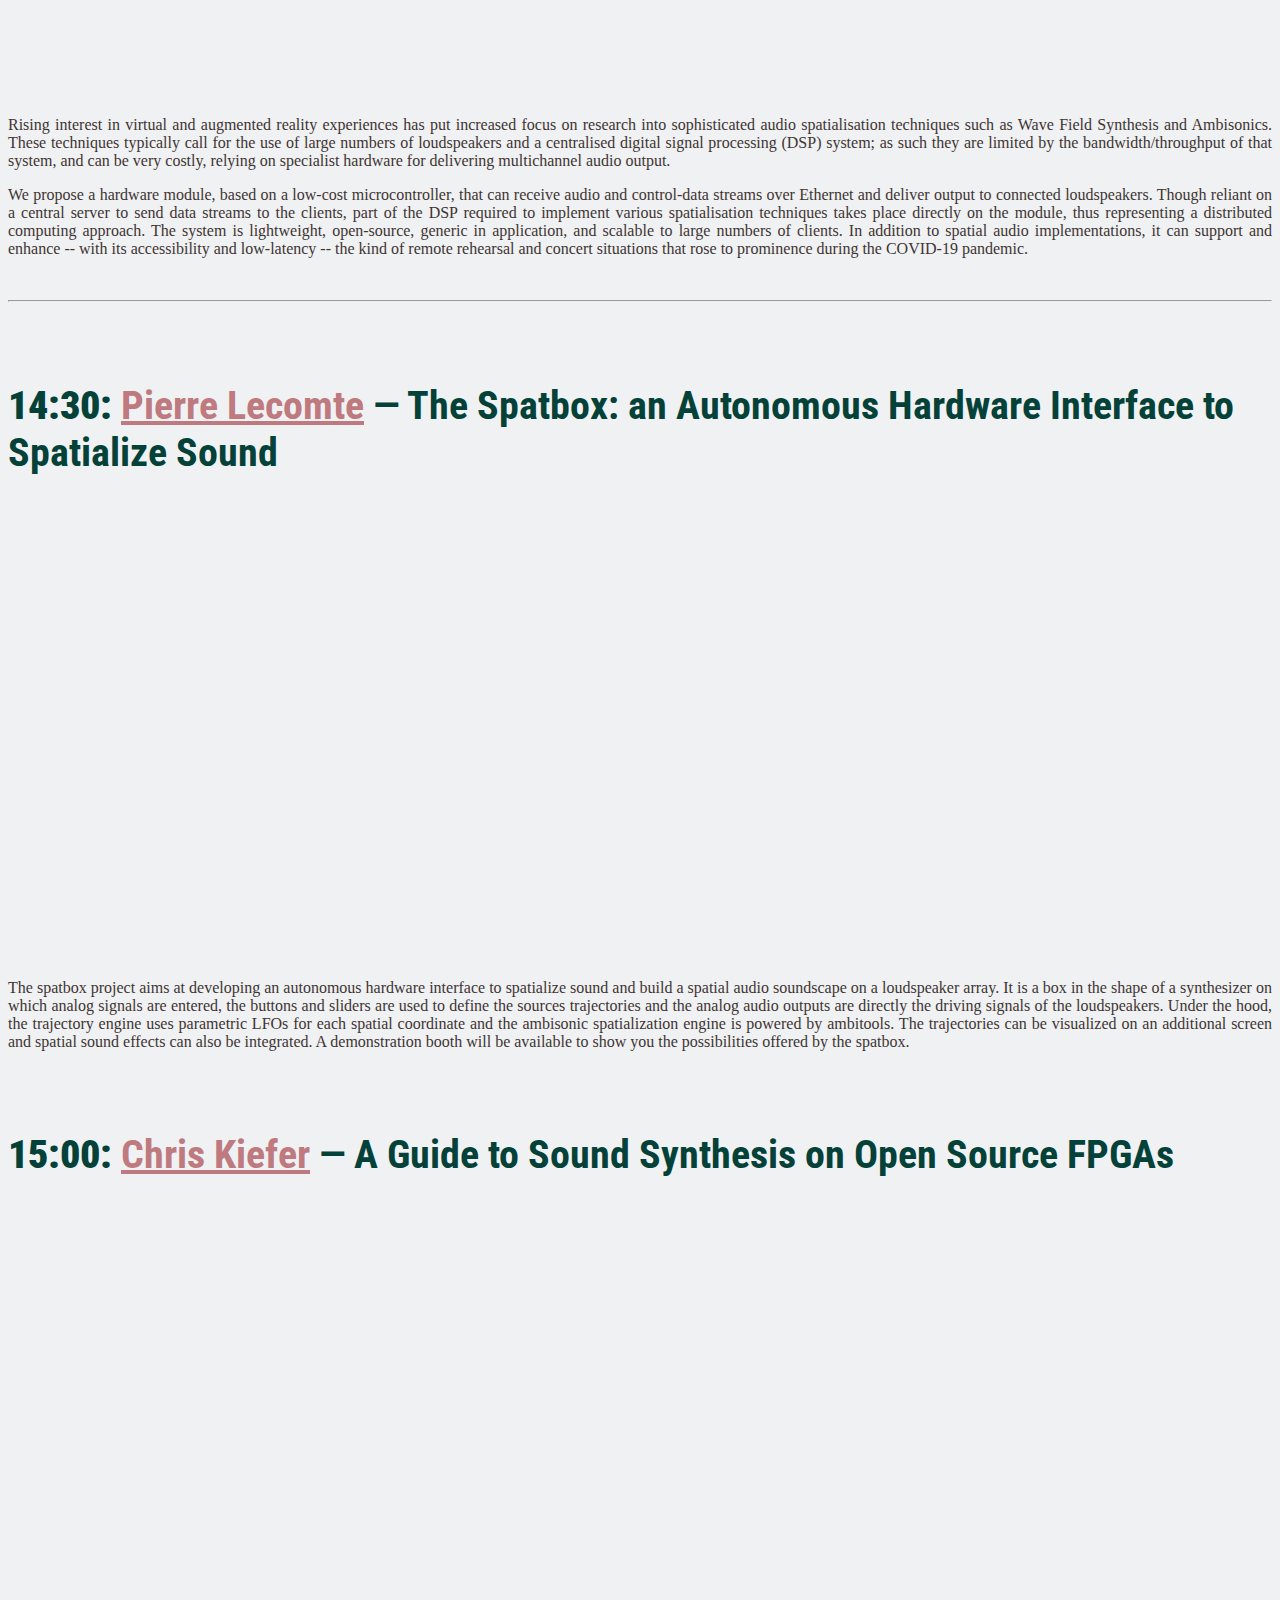
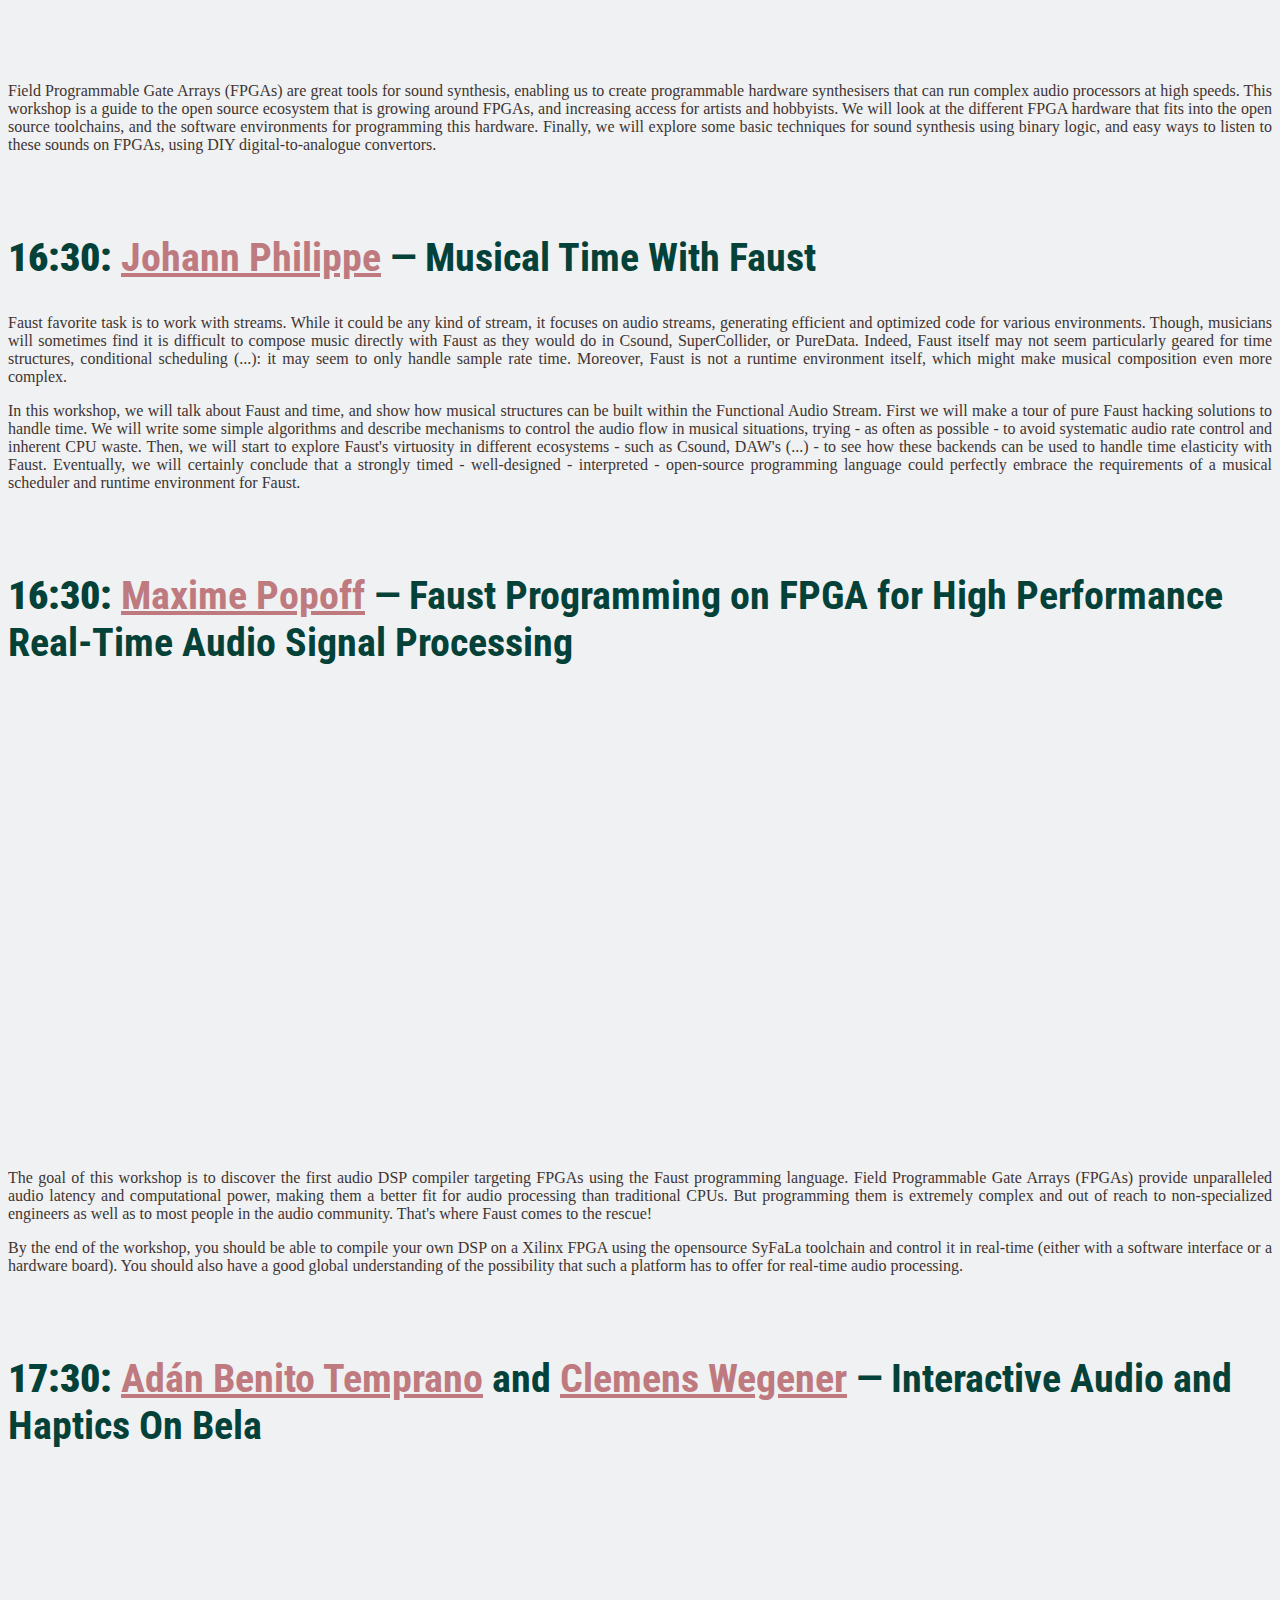
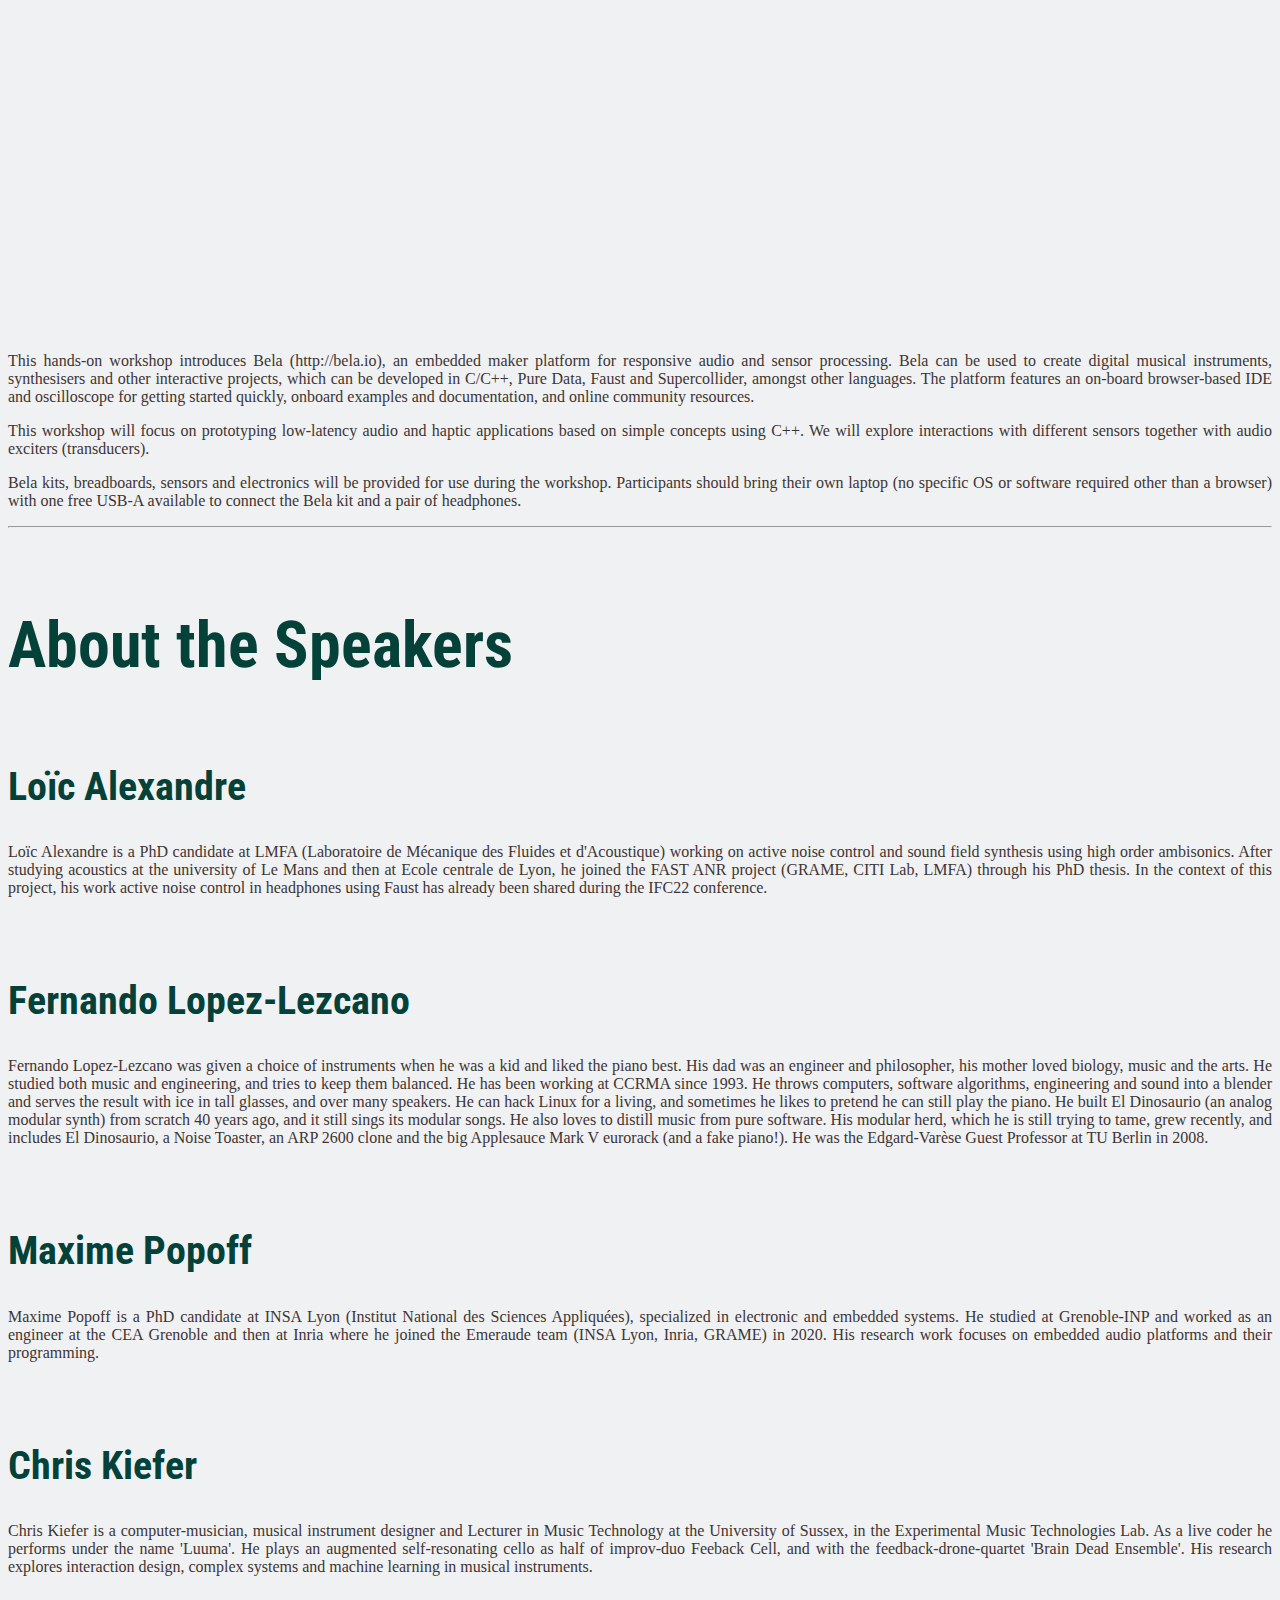
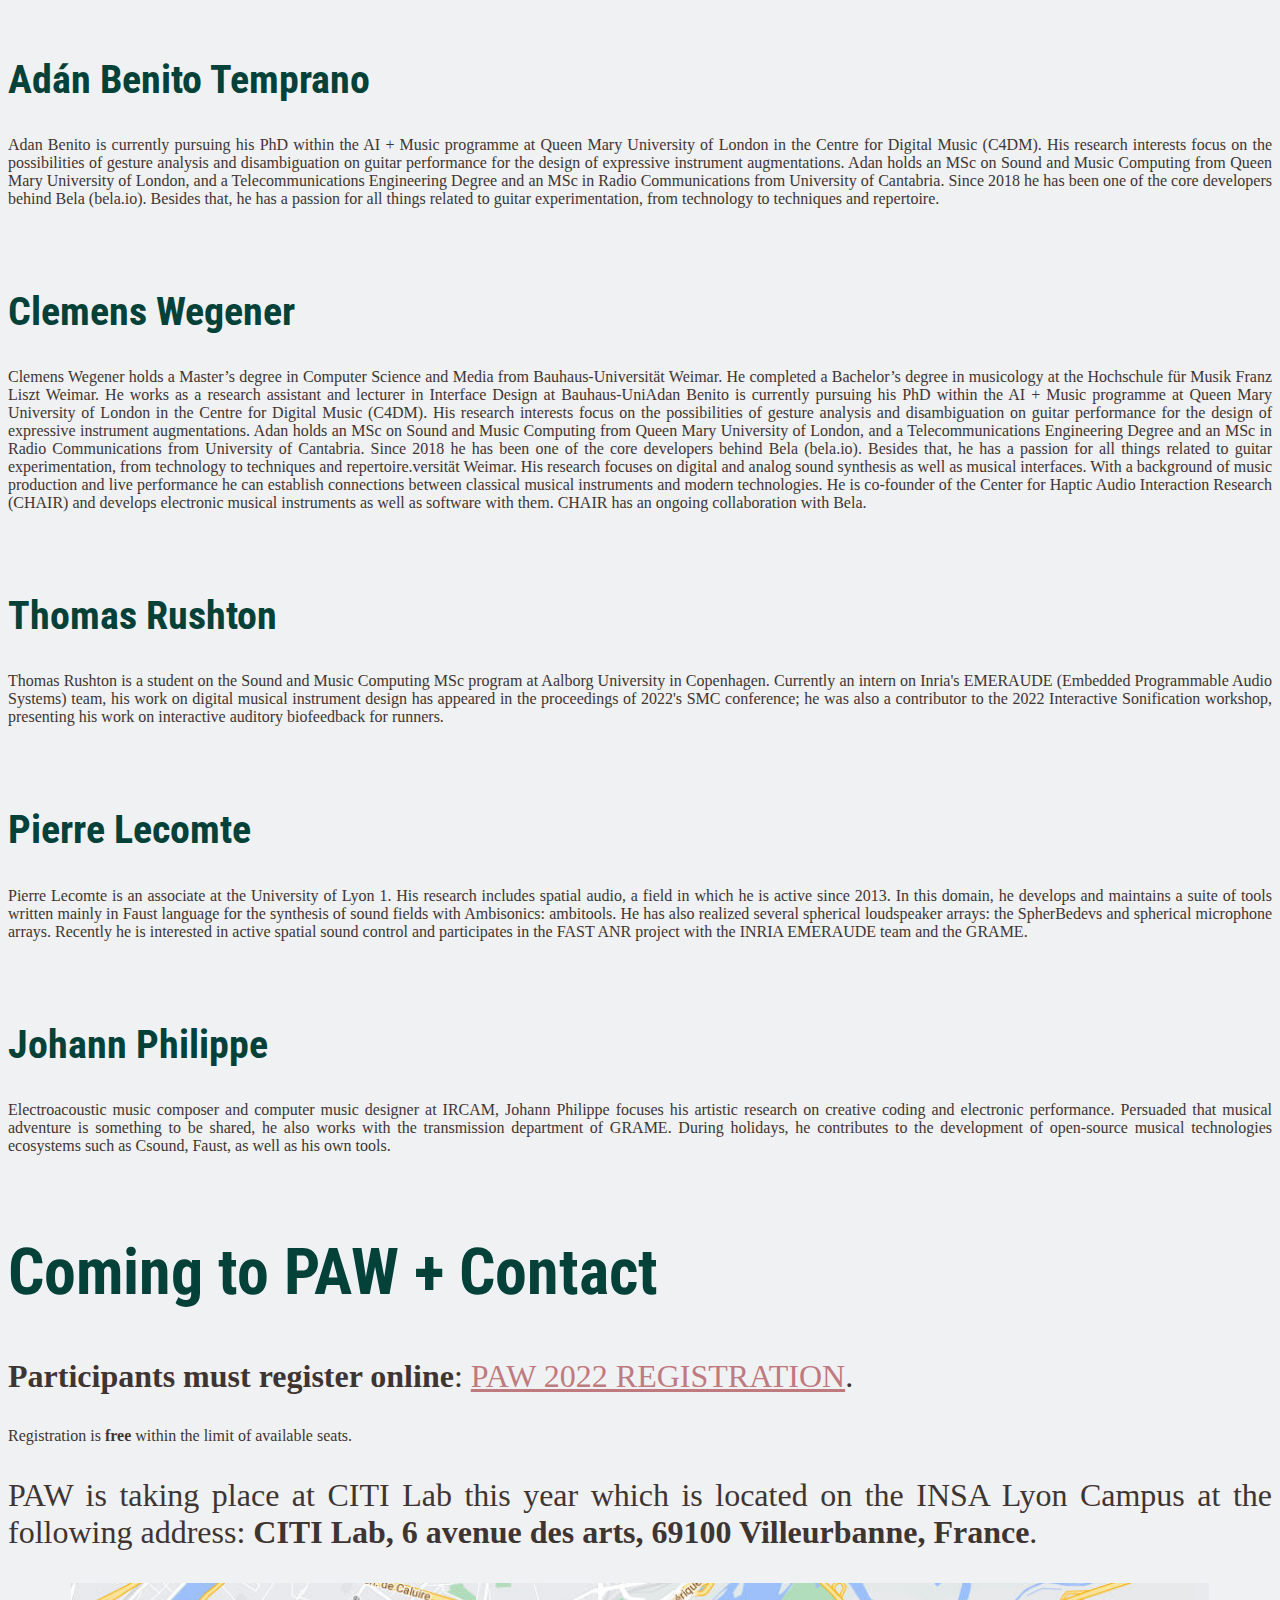
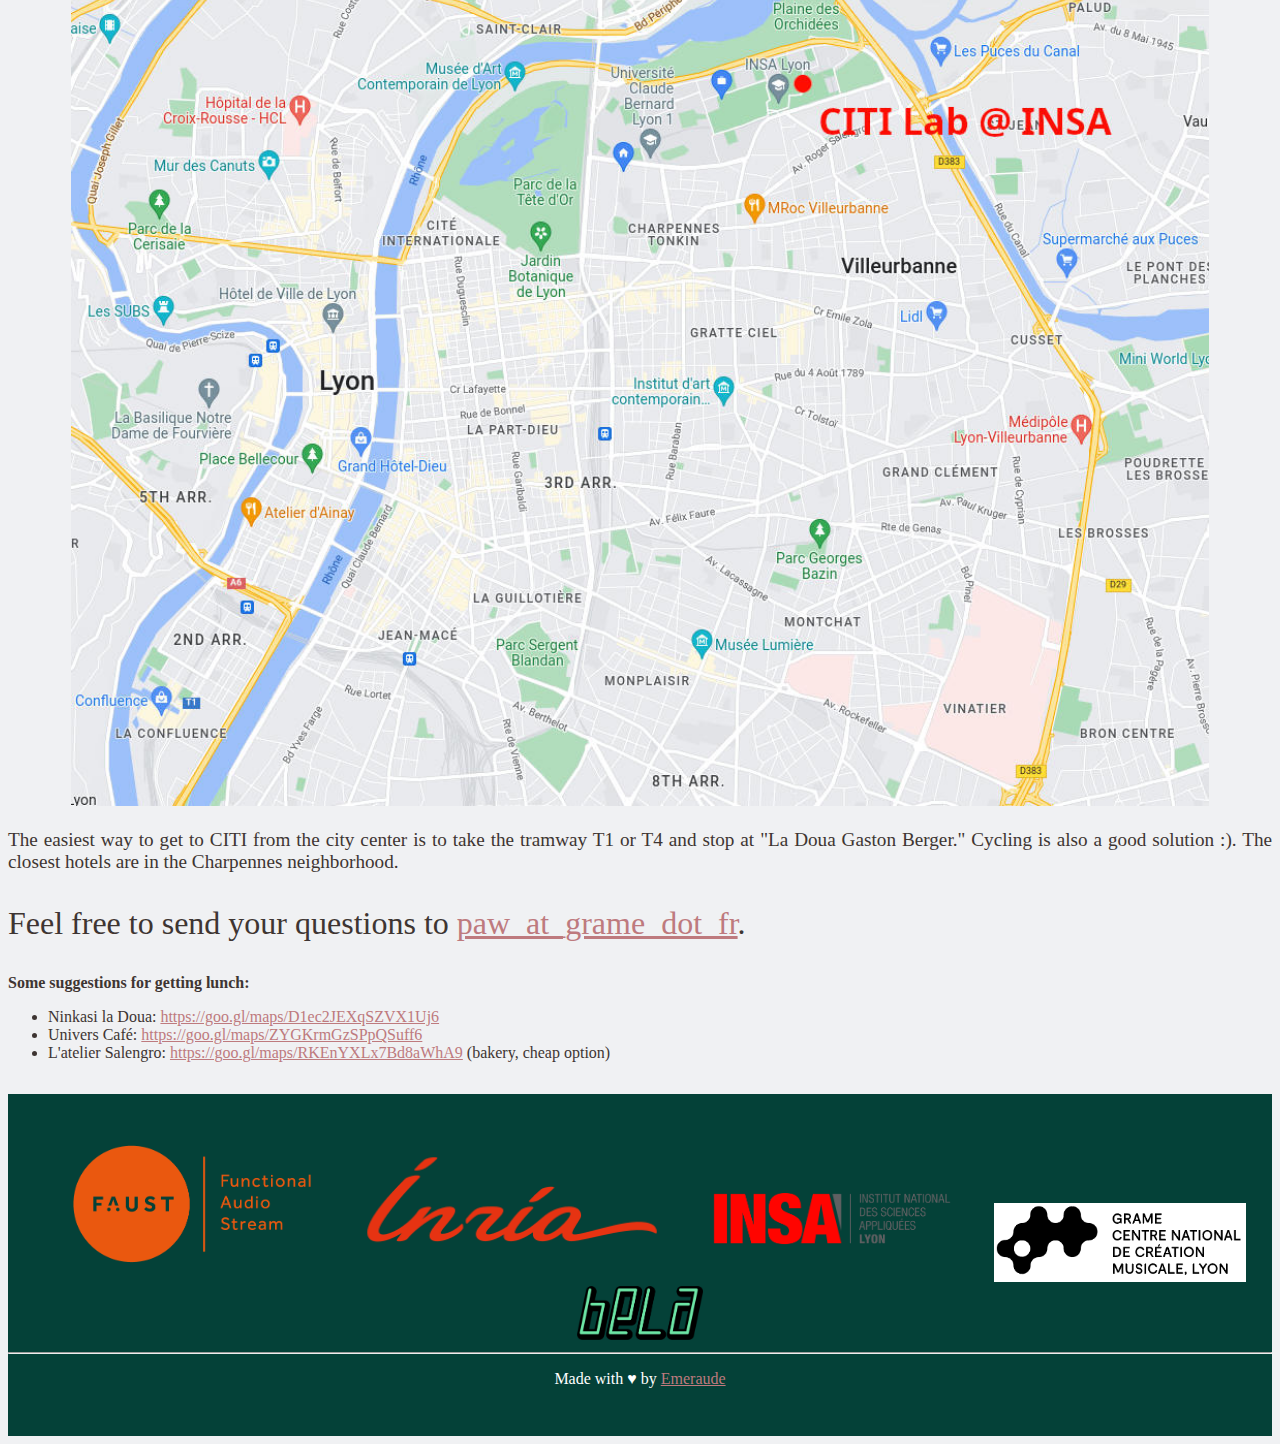
<file: docs/2022/index.html>
<!doctype html>
<html lang="en">

<head>
  <!-- Required meta tags -->
  <meta charset="utf-8">
  <meta name="viewport" content="width=device-width, initial-scale=1, shrink-to-fit=no">

  <!-- Bootstrap CSS -->
  <link rel="stylesheet" href="https://stackpath.bootstrapcdn.com/bootstrap/4.1.3/css/bootstrap.min.css"
    integrity="sha384-MCw98/SFnGE8fJT3GXwEOngsV7Zt27NXFoaoApmYm81iuXoPkFOJwJ8ERdknLPMO" crossorigin="anonymous">

  <link href="https://fonts.googleapis.com/css?family=Roboto|Roboto+Condensed&display=swap" rel="stylesheet">

  <link href="css/paw.css" rel="stylesheet">

  <title>Programmable Audio Workshop (PAW)</title>
</head>

<body>

  <header>
    <nav class="navbar navbar-expand-md navbar-dark fixed-top bg-dark">
      <a class="navbar-brand" href="#"><b>Programmable Audio Workshop</b></a>
      <button class="navbar-toggler" type="button" data-toggle="collapse" data-target="#navbarCollapse"
        aria-controls="navbarCollapse" aria-expanded="false" aria-label="Toggle navigation">
        <span class="navbar-toggler-icon"></span>
      </button>
      <div class="collapse navbar-collapse" id="navbarCollapse">
        <ul class="navbar-nav mr-auto">
          <li class="nav-item">
            <a class="nav-link" href="#about">About</a>
          </li>
          <li class="nav-item dropdown">
            <a data-toggle="dropdown" class="nav-link dropdown-toggle" href="">Program</a>
            <div class="dropdown-menu">
              <a class="dropdown-item" href="#program-overview">Overview</a>
              <a class="dropdown-item" href="#program-details">Details and Videos</a>
              <a class="dropdown-item" href="#speakers">About the Speakers</a>
            </div>
          </li>
          <li class="nav-item">
            <a class="nav-link" href="#coming">Coming to PAW/Contact</a>
          </li>
        </ul>
      </div>
    </nav>
  </header>

  <main role="main">

    <div id="myCarousel" class="carousel slide" data-ride="carousel">
      <div class="carousel-inner">
        <div class="carousel-item active">
          <img class="first-slide" src="img/banner.png" alt="First slide">
          <div class="container">
            <div class="carousel-caption">
              <a style="font-size: 40px;" class="btn btn-lg btn-primary" href="#program-overview" role="button">Watch the Talks!</a>
            </div>
          </div>
        </div>
      </div>
    </div>


    <div class="container">
      <h1 id="about"><b>PAW 2022</b><br><i>Networked and Embedded Audio Systems</i><br><small>CITI Lab @ INSA Lyon (France) - Dec. 3, 2022</small></h1>

      <p>The Programmable Audio Workshop (PAW) is a yearly one day event gathering members of the programmable audio community around scientific talks and hands-on workshops. The 2022 edition of PAW was hosted by the <a href="https://team.inria.fr/emeraude">INRIA/INSA/GRAME-CNCM Emeraude Team</a> at the <a href="https://www.citi-lab.fr/">CITI Lab of INSA Lyon</a> (France) on December 3d, 2022. The theme of PAW in 2022 was "Networked and Embedded Audio Systems" with a strong focus on spatial audio and Field-Programmable Gate Arrays (FPGAs).</p>

      <p>Video recordings of presentations are now available on this website in the <a href="#program-details">Program Details Section</a>.</p>

      <!--
      <p>PAW is completely free, but the number of in-person seats is limited. If you wish to attend PAW in person, please, register as soon as possible at <a href="https://forms.gle/YjihJqL1cpPsWJ7X8">PAW 2022 REGISTRATION</a>. PAW will also be streamed and recorded. A streaming link will be posted on this website soon before the event (there's no need for you to register if you plan on attending PAW remotely).</p>
      -->

      <hr>

      <h1 id="program-overview">Program Overview</h1>

      <div class="row">

        <div class="col">
          <h3>Morning: Talks</h3>

          <table class="table">
            <tr>
              <td>
                <div class="time"></div>
              </td>
              <td><strong>Amphithéâtre Chappe (Ground Floor)</strong></td>
            </tr>
            <tr>
              <td>
                <div class="time">09:00</div>
              </td>
              <td><em>Registration</em></td>
            </tr>
            <tr>
              <td>
                <div class="time">09:20</div>
              </td>
              <td>
                <i>Opening Speech</i>
              </td>
            </tr>
            <tr>
              <td>
                <div class="time">09:30</div>
              </td>
              <td>
                <i><a href="#alexandre-talk">Feedback Acoustic Noise Control With Faust on FPGA: Application to Noise Reduction in Headphones</a></i><br>
                <a href="#alexandre">Loïc Alexandre</a><br>
                (LMFA, Éccole Centrale Lyon, France)
              </td>
            </tr>
            <tr>
              <td>
                <div class="time">10:00</div>
              </td>
              <td>
                <i><a href="#lopez-talk">Audio Processing and Streaming for the Quarantine Sessions, a Distributed Jam Session Concert Series</a></i><br>
                <a href="#lopez">Fernando Lopez-Lezcano</a><br>
                (CCRMA, Stanford University, USA)
              </td>
            </tr>
            <tr>
              <td>
                <div class="time">10:30</div>
              </td>
              <td>
                <i><a href="#popoff-talk">High-Level Programming of FPGAs with FAUST for Real-Time Audio Signal Processing Applications</a></i><br>
                <a href="#popoff">Maxime Popoff</a><br>
                (Emeraude Team, GRAME/INRIA/INSA Lyon, France)
              </td>
            </tr>
            <tr>
              <td>
                <div class="time">11:00</div>
              </td>
              <td><em>Coffee Break</em></td>
            </tr>
            <tr>
              <td>
                <div class="time">11:30</div>
              </td>
              <td>
                <i><a href="#kiefer-talk">Signal Processing with Machine Learning on FPGAs</a></i><br>
                <a href="#kiefer">Chris Kiefer</a><br>
                (Experimental Music Techs Lab, University of Sussex, UK)
              </td>
            </tr>
            <tr>
              <td>
                <div class="time">12:00</div>
              </td>
              <td>
                <i><a href="#temprano-talk">Low Latency Interaction With Bela: What, Why and How?</a></i><br>
                <a href="#moro">Adán Benito Temprano and Clemens Wegener</a><br>
                (BELA, UK)
              </td>
            </tr>
            <tr>
              <td>
                <div class="time">12:30</div>
              </td>
              <td>
                <i><a href="#rushton-talk">Microcontroller-Based Network Client Towards Distributed Spatial Audio</a></i><br>
                <a href="#rushton">Thomas Rushton</a><br>
                (Emeraude Team, GRAME/INRIA/INSA Lyon, France)
              </td>
            </tr>
            <tr>
              <td>
                <div class="time">13:00</div>
              </td>
              <td><em>Lunch Break</em></td>
            </tr>
          </table>
        </div>
        <div class="col">
          <h3>Afternoon: Workshops</h3>
          <table class="table">
            <tr>
              <td></td>
              <td><strong>Amphithéâtre Chappe (Ground Floor)</strong></td>
            </tr>
            <tr>
              <td>
                <div class="time">13:00</div>
              </td>
              <td><em>Lunch Break</em></td>
            </tr>
            <tr>
              <td>
                <div class="time">14:30</div>
              </td>
              <td>
                <i><a href="#lecomte-workshop">The Spatbox: an Autonomous Hardware Interface to Spatialize Sound</a></i><br>
                <a href="#lecomte">Pierre Lecomte</a><br>
                (LMFA, École Centrale Lyon, France)
              </td>
            </tr>
            <tr>
              <td>
                <div class="time">15:00</div>
              </td>
              <td>
                <i><a href="#kiefer-workshop">A Guide to Sound synthesis on Open Source FPGAs</a></i><br>
                <a href="#kiefer">Chris Kiefer</a><br>
                (Experimental Music Techs Lab, University of Sussex, UK)
              </td>
            </tr>
            <tr>
              <td>
                <div class="time">16:00</div>
              </td>
              <td><em>Coffee Break</em></td>
            </tr>
            <tr>
              <td>
                <div class="time">16:30</div>
              </td>
              <td>
                <i><a href="#popoff-workshop">Faust Programming on FPGA for High Performance Real-Time Audio Signal Processing</a></i><br>
                <a href="#popoff">Maxime Popoff</a><br>
                (Emeraude Team, GRAME/INRIA/INSA Lyon, France)
              </td>
            </tr>
            <tr>
              <td>
                <div class="time">17:30</div>
              </td>
              <td>
                <i><a href="#temprano-workshop">Interactive Audio and Haptics On Bela</a></i><br>
                <a href="#temprano">Adán Benito Temprano</a> and <a href="#wegener">Clemens Wegener</a><br>
                (BELA, UK)
              </td>
            </tr>
            <tr>
              <td>
                <div class="time">18:30</div>
              </td>
              <td><em>PARTAY!!</em></td>

            </tr>

          </table>

          <table class="table" style="margin-top: 100px;">
            <tr>
              <td></td>
              <td><strong>"Vitrine Telecom" Room (Ground Floor)</strong></td>
            </tr>
            <tr>
              <td>
                <div class="time">16:30-18:30</div>
              </td>
              <td>
                <i><a href="#philippe-workshop">Musical Time With Faust</a></i><br>
                <a href="#philippe">Johann Philippe</a><br>
                (GRAME-CNCM, France)
              </td>
            </tr>
          </table>
        </div>
      </div>

      <div class="row">
        <div class="col">
          <h3>All Day (9h - 18h30): Installations/Demos</h3>
          <table class="table" style="margin-top: 0px;">
            <tr>
              <td></td>
              <td><strong>Location</strong></td>
            </tr>
            <tr>
              <td>
                PLASMA FPGA-Based Wave Field Synthesis System Prototype
              </td>
              <td>
                TD-C Room (1st floor)
              </td>
            </tr>
            <tr>
              <td>
                PLASMA Microncontroller Network Based Wave Field Synthesis System Prototype
              </td>
              <td>
                TD-D Room (1st floor)
              </td>
            </tr>
            <tr>
              <td>
                Spatbox
              </td>
              <td>
                TD-E Room (1st floor)
              </td>
            </tr>
          </table>
        </div>
      </div>

      <hr>

      <h1 id="program-details">Program Details and Videos</h1>

      <h2 id="alexandre-talk"><b>09:30:</b> <a href="#alexandre">Loïc Alexandre</a> — Feedback Acoustic Noise Control with Faust on FPGA: Application to Noise Reduction in Headphones</h2>

      <p>
      <center>
      <iframe width="800" height="450" src="https://www.youtube.com/embed/D4B8WGU9NhE" title="YouTube video player" frameborder="0" allow="accelerometer; autoplay; clipboard-write; encrypted-media; gyroscope; picture-in-picture" allowfullscreen></iframe>
      </center>
      </p>

      <p>This work studies the feedback Active Noise Control (ANC) in a headphone with a digital filter implemented on a FPGA instead of an analog filter, in the context of a pedagogical practice bench. The digital approach allows greater flexibility in setting the feedback ANC filter but brings an additional latency that can compromise the ANC efficiency. The principle of feedback ANC in headphones is reviewed and the choice of a biquadratic filter as a feedback ANC filter is argued. The digital filter is programmed in the FAUST language and compiled on a FPGA platform. An experimental validation is carried out to compare the attenuation performance between the digital and analog biquadratic filters. The results show similar or even better low frequency attenuation for some configurations of the digital biquadratic filter compared to the analog filter. Finally, a digital filter cascading two biquads is studied and shows a bandwidth broadening where the ANC is effective.</p>

      <h2 id="lopez-talk"><b>10:00: </b><a href="#lopez">Fernando Lopez-Lezcano</a> — Audio Processing and Streaming for the Quarantine Sessions, a Distributed Jam Session Concert Series</h2>

      <p>
      <center>
      <iframe width="800" height="450" src="https://www.youtube.com/embed/Hj3MeVhHrFg" title="YouTube video player" frameborder="0" allow="accelerometer; autoplay; clipboard-write; encrypted-media; gyroscope; picture-in-picture" allowfullscreen></iframe>
      </center>
      </p>

      <p>The "Quarantine Sessions" is a geographically distributed streamed weekly concert / jam session that started after the pandemic isolated us. The core group has two members in Berlin, one in Belgium and three in California, and guests from all over the world are regularly invited to participate. We have played together more than 100 times since we started. We describe the current state of the audio streaming and signal processing signal chain and its user interface, and its evolution from its simple beginnings. It currently uses a customized Jacktrip server and software written in SuperCollider. The software spatializes the multiple client streams in 3d space using Ambisonics, locates them in a virtual space, and provides a final binaural and real-time mastered mix to the participants, and to the final streaming service being used. All the software is free, open source, and available online.</p>

      <h2 id="popoff-talk"><b>10:30: </b><a href="#popoff">Maxime Popoff</a> — High-Level Programming of FPGAs with FAUST for Real-Time Audio Signal Processing Applications</h2>

      <p>
      <center>
      <iframe width="800" height="450" src="https://www.youtube.com/embed/5AS32yGsfKo" title="YouTube video player" frameborder="0" allow="accelerometer; autoplay; clipboard-write; encrypted-media; gyroscope; picture-in-picture" allowfullscreen></iframe>
      </center>
      </p>

      <p>Field Programmable Gate Arrays (FPGAs) are very powerful embedded platforms that present significant advantages over other types of processors for real-time audio signal processing applications. Their design makes them very suitable for high parallelization and ultra fast data processing, enabling unequaled performances for audio DSP in terms of latency, throughput, sampling rate, and number of channels.</p>
      <p>However, programming them is complex and out of reach to non-specialized engineers as well as to most people in the audio community. With the aim of having a comprehensive environment to program audio DSP on FPGAs, we present a fully open-source system that compiles any FAUST program down to FPGA hardware and up to actual sound production.</p>
      <p>Our platform can be used for a wide range of applications and is highly configurable (i.e., sampling rate, number of channels, control interface, etc.).</p>

      <h2 id="kiefer-talk"><b>11:30: </b><a href="#kiefer">Chris Kiefer</a> — Signal Processing with Machine Learning on FPGAs</h2>

      <p>
      <center>
      <iframe width="800" height="450" src="https://www.youtube.com/embed/7acgNpoqQ54" title="YouTube video player" frameborder="0" allow="accelerometer; autoplay; clipboard-write; encrypted-media; gyroscope; picture-in-picture" allowfullscreen></iframe>
      </center>
      </p>

      <p>Fied Programmable Gate Arrays (FPGAs) enable us to make customised logic circuits in hardware. Recently, open source projects have made this technology more accessible for non-industrial users.  FPGAs can generate and process sound with extremely high speed and low latency compared to conventional computers, although they are also limited by memory and lack of specialist processing (e.g floating point units).  This talk will discuss how we can use FPGAs for signal processing, and how we can use the power of this technology to accelerate machine learning models for audio and sensor processing, considering binary represenations of sound, and binary logic networks for machine learning.</p>

      <h2 id="temprano-talk"><b>12:00: </b><a href="#temprano">Adán Benito Temprano</a> and <a href="#wegener">Clemens Wegener</a> — Low Latency Interaction With Bela: What, Why and How?</h2>

      <p>
      <center>
      <iframe width="800" height="450" src="https://www.youtube.com/embed/XlFWcFtt5vA" title="YouTube video player" frameborder="0" allow="accelerometer; autoplay; clipboard-write; encrypted-media; gyroscope; picture-in-picture" allowfullscreen></iframe>
      </center>
      </p>

      <p>Bela is an open-source embedded computing platform developed for creating real-time high-quality, ultra-low latency interactive systems with audio and sensors. The Bela platform is built on top of the BeagleBone single-board computer and comprises specific hardware and a custom hard-real time audio environment based on Xenomai Linux, which is capable of submillisecond round-trip audio latencies and nearly jitter-free alignment of digital, analog and audio I/O.</p>
      <p>In this talk, we will discuss what the sources of latency in an interactive system are, their implications and how we built our platform to tackle these.</p>

      <h2 id="rushton-talk"><b>12:30: </b><a href="#rushton">Thomas Rushton</a> — Microcontroller-Based Network Client Towards Distributed Spatial Audio</h2>

      <p>
      <center>
      <iframe width="800" height="450" src="https://www.youtube.com/embed/zxBxVgEDC8k" title="YouTube video player" frameborder="0" allow="accelerometer; autoplay; clipboard-write; encrypted-media; gyroscope; picture-in-picture" allowfullscreen></iframe>
      </center>
      </p>

      <p>Rising interest in virtual and augmented reality experiences has put increased focus on research into sophisticated audio spatialisation techniques such as Wave Field Synthesis and Ambisonics. These techniques typically call for the use of large numbers of loudspeakers and a centralised digital signal processing (DSP) system; as such they are limited by the bandwidth/throughput of that system, and can be very costly, relying on specialist hardware for delivering multichannel audio output.</p>
      <p>We propose a hardware module, based on a low-cost microcontroller, that can receive audio and control-data streams over Ethernet and deliver output to connected loudspeakers. Though reliant on a central server to send data streams to the clients, part of the DSP required to implement various spatialisation techniques takes place directly on the module, thus representing a distributed computing approach. The system is lightweight, open-source, generic in application, and scalable to large numbers of clients. In addition to spatial audio implementations, it can support and enhance -- with its accessibility and low-latency -- the kind of remote rehearsal and concert situations that rose to prominence during the COVID-19 pandemic.</p>

      <br>
      <hr>

      <h2 id="lecomte-workshop"><b>14:30: </b><a href="#lecomte">Pierre Lecomte</a> — The Spatbox: an Autonomous Hardware Interface to Spatialize Sound</h2>

      <p>
      <center>
      <iframe width="800" height="450" src="https://www.youtube.com/embed/naxXtvsIyNI" title="YouTube video player" frameborder="0" allow="accelerometer; autoplay; clipboard-write; encrypted-media; gyroscope; picture-in-picture" allowfullscreen></iframe>
      </center>
      </p>

      <p>The spatbox project aims at developing an autonomous hardware interface to spatialize sound and build a spatial audio soundscape on a loudspeaker array. It is a box in the shape of a synthesizer on which analog signals are entered, the buttons and sliders are used to define the sources trajectories and the analog audio outputs are directly the driving signals of the loudspeakers. Under the hood, the trajectory engine uses parametric LFOs for each spatial coordinate and the ambisonic spatialization engine is powered by ambitools. The trajectories can be visualized on an additional screen and spatial sound effects can also be integrated. A demonstration booth will be available to show you the possibilities offered by the spatbox.</p>

      <h2 id="kiefer-workshop"><b>15:00: </b><a href="#kiefer">Chris Kiefer</a> — A Guide to Sound Synthesis on Open Source FPGAs</h2>

      <p>
      <center>
      <iframe width="800" height="450" src="https://www.youtube.com/embed/hZf5rSWLdaM" title="YouTube video player" frameborder="0" allow="accelerometer; autoplay; clipboard-write; encrypted-media; gyroscope; picture-in-picture" allowfullscreen></iframe>
      </center>
      </p>

      <p>Field Programmable Gate Arrays (FPGAs) are great tools for sound synthesis, enabling us to create programmable hardware synthesisers that can run complex audio processors at high speeds.  This workshop is a guide to the open source ecosystem that is growing around FPGAs, and increasing access for artists and hobbyists.  We will look at the different FPGA hardware that fits into the open source toolchains, and the software environments for programming this hardware.  Finally, we will explore some basic techniques for sound synthesis using binary logic, and easy ways to listen to these sounds on FPGAs, using DIY digital-to-analogue convertors.</p>

      <h2 id="philippe-workshop"><b>16:30: </b><a href="#philippe">Johann Philippe</a> — Musical Time With Faust</h2>

      <p>Faust favorite task is to work with streams. While it could be any kind of stream, it focuses on audio streams, generating efficient and optimized code for various environments. Though, musicians will sometimes find it is difficult to compose music directly with Faust as they would do in Csound, SuperCollider, or PureData. Indeed, Faust itself may not seem particularly geared for time structures, conditional scheduling (...): it may seem to only handle sample rate time. Moreover, Faust is not a runtime environment itself, which might make musical composition even more complex.</p>

      <p>In this workshop, we will talk about Faust and time, and show how musical structures can be built within the Functional Audio Stream. First we will make a tour of pure Faust hacking solutions to handle time. We will write some simple algorithms and describe mechanisms to control the audio flow in musical situations, trying - as often as possible - to avoid systematic audio rate control and inherent CPU waste. Then, we will start to explore Faust's virtuosity in different ecosystems - such as Csound, DAW's (...) - to see how these backends can be used to handle time elasticity with Faust. Eventually, we will certainly conclude that a strongly timed - well-designed - interpreted - open-source programming language could perfectly embrace the requirements of a musical scheduler and runtime environment for Faust.</p>

      <h2 id="popoff-workshop"><b>16:30: </b><a href="#popoff">Maxime Popoff</a> — Faust Programming on FPGA for High Performance Real-Time Audio Signal Processing</h2>

      <p>
      <center>
      <iframe width="800" height="450" src="https://www.youtube.com/embed/h98bpNhtwx0" title="YouTube video player" frameborder="0" allow="accelerometer; autoplay; clipboard-write; encrypted-media; gyroscope; picture-in-picture" allowfullscreen></iframe>
      </center>
      </p>

      <p>The goal of this workshop is to discover the first audio DSP compiler targeting FPGAs using the Faust programming language. Field Programmable Gate Arrays (FPGAs) provide unparalleled audio latency and computational power, making them a better fit for audio processing than traditional CPUs. But programming them is extremely complex and out of reach to non-specialized engineers as well as to most people in the audio community. That's where Faust comes to the rescue!</p>
      <p>By the end of the workshop, you should be able to compile your own DSP on a Xilinx FPGA using the opensource SyFaLa toolchain and control it in real-time (either with a software interface or a hardware board). You should also have a good global understanding of the possibility that such a platform has to offer for real-time audio processing.</p>

      <h2 id="temprano-workshop"><b>17:30: </b><a href="#temprano">Adán Benito Temprano</a> and <a href="#wegener">Clemens Wegener</a> — Interactive Audio and Haptics On Bela</h2>

      <p>
      <center>
      <iframe width="800" height="450" src="https://www.youtube.com/embed/k53Y8J6h7VA" title="YouTube video player" frameborder="0" allow="accelerometer; autoplay; clipboard-write; encrypted-media; gyroscope; picture-in-picture" allowfullscreen></iframe>
      </center>
      </p>

      <p>This hands-on workshop introduces Bela (http://bela.io), an embedded maker platform for responsive audio and sensor processing. Bela can be used to create digital musical instruments, synthesisers and other interactive projects, which can be developed in C/C++, Pure Data, Faust and Supercollider, amongst other languages. The platform features an on-board browser-based IDE and oscilloscope for getting started quickly, onboard examples and documentation, and online community resources.</p>

      <p>This workshop will focus on prototyping low-latency audio and haptic applications based on simple concepts using C++. We will explore interactions with different sensors together with audio exciters (transducers).</p>

      <p>Bela kits, breadboards, sensors and electronics will be provided for use during the workshop. Participants should bring their own laptop (no specific OS or software required other than a browser) with one free USB-A available to connect the Bela kit and a pair of headphones.</p>

      <hr>

      <h1 id="speakers">About the Speakers</h1>

      <h2 id="alexandre">Loïc Alexandre</h2>
      <p>Loïc Alexandre is a PhD candidate at LMFA (Laboratoire de Mécanique des Fluides et d'Acoustique)  working on active noise control and sound field synthesis using high order ambisonics. After studying acoustics at  the university of Le Mans and then at Ecole centrale de Lyon, he joined the FAST ANR project (GRAME, CITI Lab, LMFA) through his PhD thesis.  In the context of this project, his work active noise control in headphones using Faust has already been shared during the IFC22 conference.</p>

      <h2 id="lopez">Fernando Lopez-Lezcano</h2>
      <p>Fernando Lopez-Lezcano was given a choice of instruments when he was a kid and liked the piano best. His dad was an engineer and philosopher, his mother loved biology, music and the arts. He studied both music and engineering, and tries to keep them balanced. He has been working at CCRMA since 1993. He throws computers, software algorithms, engineering and sound into a blender and serves the result with ice in tall glasses, and over many speakers. He can hack Linux for a living, and sometimes he likes to pretend he can still play the piano. He built El Dinosaurio (an analog modular synth) from scratch 40 years ago, and it still sings its modular songs. He also loves to distill music from pure software. His modular herd, which he is still trying to tame, grew recently, and includes El Dinosaurio, a Noise Toaster, an ARP 2600 clone and the big Applesauce Mark V eurorack (and a fake piano!). He was the Edgard-Varèse Guest Professor at TU Berlin in 2008.</p>

      <h2 id="popoff">Maxime Popoff</h2>
      <p>Maxime Popoff is a PhD candidate at INSA Lyon (Institut National des Sciences Appliquées), specialized in electronic and embedded systems. He studied at Grenoble-INP and worked as an engineer at the CEA Grenoble and then at Inria where he joined the Emeraude team (INSA Lyon, Inria, GRAME) in 2020. His research work focuses on embedded audio platforms and their programming.</p>

      <h2 id="kiefer">Chris Kiefer</h2>
      <p>Chris Kiefer is a computer-musician, musical instrument designer and Lecturer in Music Technology at the University of Sussex, in the Experimental Music Technologies Lab. As a live coder he performs under the name 'Luuma'. He plays an augmented self-resonating cello as half of improv-duo Feeback Cell, and with the feedback-drone-quartet 'Brain Dead Ensemble'.  His research explores interaction design, complex systems and machine learning in musical instruments.</p>

      <h2 id="temprano">Adán Benito Temprano</h2>
      <p>Adan Benito is currently pursuing his PhD within the AI + Music programme at Queen Mary University of London in the Centre for Digital Music (C4DM). His research interests focus on the possibilities of gesture analysis and disambiguation on guitar performance for the design of expressive instrument augmentations. Adan holds an MSc on Sound and Music Computing from Queen Mary University of London, and a Telecommunications Engineering Degree and an MSc in Radio Communications from University of Cantabria. Since 2018 he has been one of the core developers behind Bela (bela.io). Besides that, he has a passion for all things related to guitar experimentation, from technology to techniques and repertoire.</p>

      <h2 id="wegener">Clemens Wegener</h2>
      <p>Clemens Wegener holds a Master’s degree in Computer Science and Media from Bauhaus-Universität Weimar. He completed a Bachelor’s degree in musicology at the Hochschule für Musik Franz Liszt Weimar. He works as a research assistant and lecturer in Interface Design at Bauhaus-UniAdan Benito is currently pursuing his PhD within the AI + Music programme at Queen Mary University of London in the Centre for Digital Music (C4DM). His research interests focus on the possibilities of gesture analysis and disambiguation on guitar performance for the design of expressive instrument augmentations. Adan holds an MSc on Sound and Music Computing from Queen Mary University of London, and a Telecommunications Engineering Degree and an MSc in Radio Communications from University of Cantabria. Since 2018 he has been one of the core developers behind Bela (bela.io). Besides that, he has a passion for all things related to guitar experimentation, from technology to techniques and repertoire.versität Weimar. His research focuses on digital and analog sound synthesis as well as musical interfaces. With a background of music production and live performance he can establish connections between classical musical instruments and modern technologies. He is co-founder of the Center for Haptic Audio Interaction Research (CHAIR) and develops electronic musical instruments as well as software with them. CHAIR has an ongoing collaboration with Bela.</p>

      <h2 id="rushton">Thomas Rushton</h2>
      <p>Thomas Rushton is a student on the Sound and Music Computing MSc program at Aalborg University in Copenhagen. Currently an intern on Inria's EMERAUDE (Embedded Programmable Audio Systems) team, his work on digital musical instrument design has appeared in the proceedings of 2022's SMC conference; he was also a contributor to the 2022 Interactive Sonification workshop, presenting his work on interactive auditory biofeedback for runners.</p>

      <h2 id="lecomte">Pierre Lecomte</h2>
      <p>Pierre Lecomte is an associate at the University of Lyon 1. His research includes spatial audio, a field in which he is active since 2013. In this domain, he develops and maintains a suite of tools written mainly in Faust language for the synthesis of sound fields with Ambisonics: ambitools. He has also realized several spherical loudspeaker arrays: the SpherBedevs and spherical microphone arrays. Recently he is interested in active spatial sound control and participates in the FAST ANR project with the INRIA EMERAUDE team and the GRAME.</p>

      <h2 id="philippe">Johann Philippe</h2>
      <p>Electroacoustic music composer and computer music designer at IRCAM, Johann Philippe focuses his artistic research on creative coding and electronic performance. Persuaded that musical adventure is something to be shared, he also works with the transmission department of GRAME. During holidays, he contributes to the development of open-source musical technologies ecosystems such as Csound, Faust, as well as his own tools.</p>

      <h1 id="coming">Coming to PAW + Contact</h1>

      <p style="font-size: 2rem;"><b>Participants must register online</b>: <a href="https://forms.gle/YjihJqL1cpPsWJ7X8">PAW 2022 REGISTRATION</a>.</p>
      <p>Registration is <b>free</b> within the limit of available seats.</p>
      <p style="font-size: 2rem;">PAW is taking place at CITI Lab this year which is located on the INSA Lyon Campus at the following address: <b>CITI Lab, 6 avenue des arts, 69100 Villeurbanne, France</b>.</p>
      <center>
        <img src="img/map.jpg" width="90%">
      </center>
      <p style="font-size: 1.2rem;">The easiest way to get to CITI from the city center is to take the tramway T1 or T4 and stop at "La Doua Gaston Berger." Cycling is also a good solution :). The closest hotels are in the Charpennes neighborhood.</p>
      <p style="font-size: 2rem;">Feel free to send your questions to <a href="#">paw_at_grame_dot_fr</a>.</p>
      <p>
        <b>Some suggestions for getting lunch:</b><br>
        <ul>
          <li>Ninkasi la Doua: <a href="https://goo.gl/maps/D1ec2JEXqSZVX1Uj6">https://goo.gl/maps/D1ec2JEXqSZVX1Uj6</a></li>
          <li>Univers Café: <a href="https://goo.gl/maps/ZYGKrmGzSPpQSuff6">https://goo.gl/maps/ZYGKrmGzSPpQSuff6</a></li>
          <li>L'atelier Salengro: <a href="https://goo.gl/maps/RKEnYXLx7Bd8aWhA9">https://goo.gl/maps/RKEnYXLx7Bd8aWhA9</a> (bakery, cheap option)</li>
        </ul>
      </p>
    </div>

    <footer class="footer">
      <div class="container footer-content">
        <div id="logos" class="logos">
          <a href="https://faust.grame.fr"><img src=img/logoFaust.png width=25%></a>
          <a href="https://inria.fr"><img src=img/logoInria.png width=25%></a>
          <a href="https://www.insa-lyon.fr"><img src=img/logoInsa.png width=25%></a>
          <a href="http://grame.fr"><img src=img/logoGrame.png width=20%></a>
          <br>
          <a href="https://bela.io/"><img src=img/bela.png width=10%></a>
        </div>
        <div class="copyright">
          <hr>
          <p style="text-align:center;">Made with ♥ by <a href="https://team.inria.fr/emeraude">Emeraude</a></p>
        </div>
      </div>
    </footer>

  </main>

  <!-- Optional JavaScript -->
  <!-- jQuery first, then Popper.js, then Bootstrap JS -->
  <script src="https://code.jquery.com/jquery-3.3.1.slim.min.js"
    integrity="sha384-q8i/X+965DzO0rT7abK41JStQIAqVgRVzpbzo5smXKp4YfRvH+8abtTE1Pi6jizo"
    crossorigin="anonymous"></script>
  <script src="https://cdnjs.cloudflare.com/ajax/libs/popper.js/1.14.3/umd/popper.min.js"
    integrity="sha384-ZMP7rVo3mIykV+2+9J3UJ46jBk0WLaUAdn689aCwoqbBJiSnjAK/l8WvCWPIPm49"
    crossorigin="anonymous"></script>
  <script src="https://stackpath.bootstrapcdn.com/bootstrap/4.1.3/js/bootstrap.min.js"
    integrity="sha384-ChfqqxuZUCnJSK3+MXmPNIyE6ZbWh2IMqE241rYiqJxyMiZ6OW/JmZQ5stwEULTy"
    crossorigin="anonymous"></script>
</body>

</html>
</file>
<file: docs/2021/css/paw.css>
body{
  background-color: #0811380f;
  color: hsl(16, 10%, 22%);
}

h1 {
  margin-top: 5rem;
  margin-bottom: 3rem;
  font-size: 4rem;
  color: #29235C;
  font-weight: regular;
  font-family: 'Roboto Condensed', sans-serif;
}

h2{
  margin-top: 5rem;
  font-size: 2.5rem;
  font-weight: regular;
  color: #29235C;
  font-family: 'Roboto Condensed', sans-serif;
}

h3 {
  margin-top: 3rem;
  font-weight: bold;
  font-size: 1.5rem;
  color: #29235C;
  font-family: 'Roboto Condensed', sans-serif;
}

h4 {
  font-size: 1.25rem;
  color: #29235C;
  font-family: 'Roboto Condensed', sans-serif;

}

a{
  color:#F25620;
}

.navbar{
  background-color: #F25620f6 !important;
}

.ping{
  padding-right: 0.8rem;
}

.navbar-brand{
  margin-right: 3rem;
  font-weight: bold;
  font-size: 1.5rem;
  color: rgba(41,35,92,1) !important;
}

.navbar-nav{
  padding-left: 2.5rem;
  border-left: 1px solid; 
  border-color: rgba(41,35,92,1);
}

.nav-link{
  font-size: 1.1rem;
  color: rgba(41,35,92,1) !important;
  padding-right: 0.8rem !important;
  padding-left: 0.8rem !important;
}

.nav-link:hover{
  color: rgba(41,35,92,0.5) !important;
}


.dropdown-item{
  color: rgba(41,35,92,1);
}

.banner-h1{
  font-size: 4.2rem;
  font-weight: bold;
}

.banner-h2{
  font-size: 2.5rem;
}

.banner-h3{
  font-size: 2rem;
  -webkit-text-stroke-width: 1px;
  -webkit-text-stroke-color: black;
}

/* Carousel base class */
#myCarousel {
  padding-top: 3.5rem;
  margin-bottom: 4rem;
}
/* Since positioning the image, we need to help out the caption */
.carousel-caption {
  bottom: 23rem;
  z-index: 10;
  right: 5%;
  left: 5%
}

/* Declare heights because of positioning of img element */
.carousel-item {
  height: 52rem;
  background-color: #394E65;
}
.carousel-item > img {
  position: absolute;
  top: 0;
  left: 0;
  width: 100%;
}

.col{
  /*text-align: justify;*/
}

p{
  text-align: justify;
}

.footer {
  margin-top: 2rem;
  bottom: 0;
  width: 100%;
  background-color: #081138 !important;
}

.footer-content{
  padding-top: 2rem;
  padding-bottom: 2rem;
}

.copyright{
  text-align: center;
}

td, th{
  text-align: center;
  padding: 0.5rem;
  border-bottom: 1px solid;
}

hr{
  background-color: white;
}

.logos{
  text-align: center;
}

.btn{
  background-color: #F25620 !important;
  border-color: #F25620 !important;
  color: #081138 !important;
}

footer{
  background-color: rgb(82,166,164) !important;
}

.time{
  font-weight: bold;
  
}

.lighttime{
  font-weight: bold;
  color: #928fa8 !important;
}
</file>
<file: docs/2022/css/paw.css>
body{
  background-color: #0811380f;
  color: hsl(16, 10%, 22%);
}

h1 {
  margin-top: 5rem;
  margin-bottom: 3rem;
  font-size: 4rem;
  color: #044138;
  font-weight: regular;
  font-family: 'Roboto Condensed', sans-serif;
}

h2{
  margin-top: 5rem;
  font-size: 2.5rem;
  font-weight: regular;
  color: #044138;
  font-family: 'Roboto Condensed', sans-serif;
}

h3 {
  margin-top: 3rem;
  font-weight: bold;
  font-size: 1.5rem;
  color: #044138;
  font-family: 'Roboto Condensed', sans-serif;
}

h4 {
  font-size: 1.25rem;
  color: #044138;
  font-family: 'Roboto Condensed', sans-serif;

}

a{
  color: #be7a7e;
}

.navbar{
  background-color: #ffb5b9 !important;
}

.ping{
  padding-right: 0.8rem;
}

.navbar-brand{
  margin-right: 3rem;
  font-weight: bold;
  font-size: 2rem;
  color: #044138 !important;
  font-family: 'Roboto Condensed', sans-serif;
}

.navbar-nav{
  font-size: 1.5rem;
  padding-left: 2.5rem;
  border-left: 1px solid; 
  border-color: #044138;
  font-family: 'Roboto Condensed', sans-serif;
}

.nav-link{
  color: #044138 !important;
  padding-right: 0.8rem !important;
  padding-left: 0.8rem !important;
}

.nav-link:hover{
  color: rgba(41,35,92,0.5) !important;
}


.dropdown-item{
  color: #044138;
}

.banner-h1{
  font-size: 4.2rem;
  font-weight: bold;
}

.banner-h2{
  font-size: 2.5rem;
}

.banner-h3{
  font-size: 2rem;
  -webkit-text-stroke-width: 1px;
  -webkit-text-stroke-color: black;
}

/* Carousel base class */
#myCarousel {
  padding-top: 3.5rem;
  margin-bottom: 4rem;
}
/* Since positioning the image, we need to help out the caption */
.carousel-caption {
  bottom: 18rem;
  z-index: 10;
  right: 5%;
  left: 5%
}

/* Declare heights because of positioning of img element */
.carousel-item {
  height: 52rem;
  background-color: #394E65;
}
.carousel-item > img {
  position: absolute;
  top: 0;
  left: 0;
  width: 100%;
}

.col{
  /*text-align: justify;*/
}

p{
  text-align: justify;
}

.footer {
  margin-top: 2rem;
  bottom: 0;
  width: 100%;
  background-color: #044138 !important;
  color: white;
}

.footer-content{
  padding-top: 2rem;
  padding-bottom: 2rem;
}

.copyright{
  text-align: center;
}

td, th{
  text-align: center;
  padding: 0.5rem;
  border-bottom: 1px solid;
}

hr{
  background-color: white;
}

.logos{
  text-align: center;
}

.btn{
  background-color: #ffb5b9 !important;
  border-color: #ffb5b9 !important;
  color: #044138 !important;
  font-family: 'Roboto Condensed', sans-serif;
}

footer{
  background-color: rgb(82,166,164) !important;
}

.time{
  font-weight: bold;
  
}

.lighttime{
  font-weight: bold;
  color: #928fa8 !important;
}
</file>
